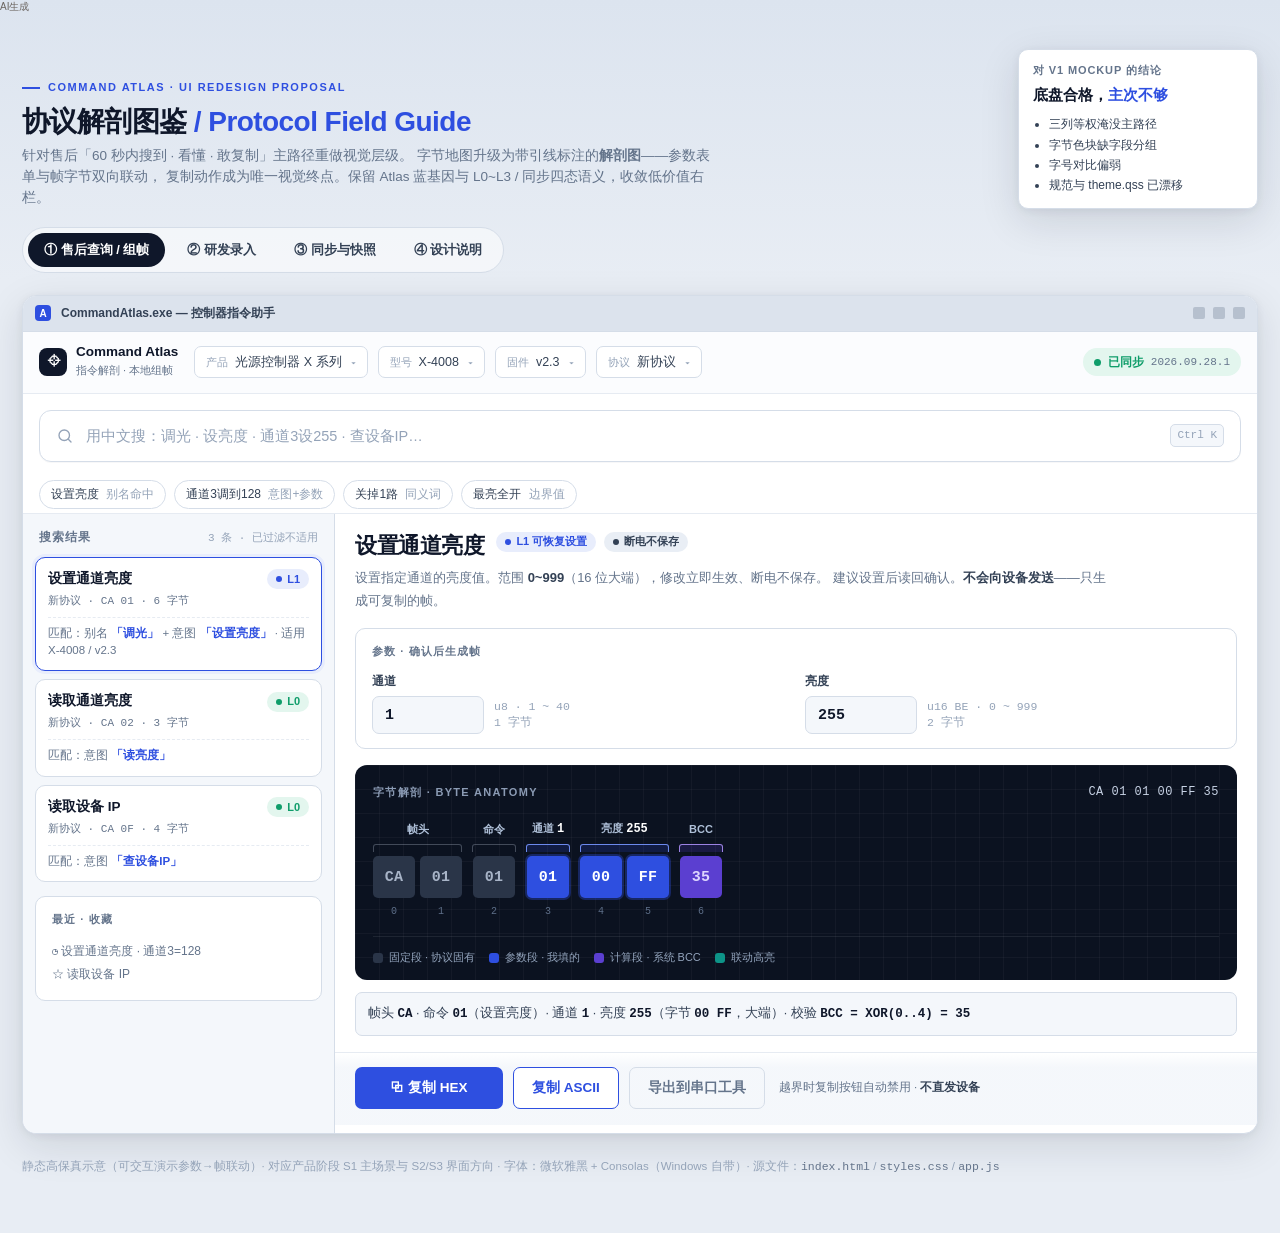
<file: 01_Software/command_atlas/design/index.html>
<!-- AI生成 -->
<!DOCTYPE html>
<html lang="zh-CN">
<head>
<meta charset="UTF-8">
<meta name="viewport" content="width=device-width, initial-scale=1.0">
<title>Command Atlas · 协议解剖图鉴 重设计</title>
<link rel="stylesheet" href="styles.css">
</head>
<body>
<p data-aigc-mark="1" style="margin:0 0 8px;font-size:10px;line-height:1.3;color:#6b6560;font-weight:400;">AI生成</p>

<div class="shell">

  <header class="doc-head">
    <div>
      <div class="eyebrow"><span class="tick"></span>Command Atlas · UI Redesign Proposal</div>
      <h1>协议解剖图鉴 <span>/ Protocol Field Guide</span></h1>
      <p class="sub">
        针对售后「60 秒内搜到 · 看懂 · 敢复制」主路径重做视觉层级。
        字节地图升级为带引线标注的<strong>解剖图</strong>——参数表单与帧字节双向联动，
        复制动作成为唯一视觉终点。保留 Atlas 蓝基因与 L0~L3 / 同步四态语义，收敛低价值右栏。
      </p>
    </div>
    <aside class="verdict">
      <div class="k">对 V1 mockup 的结论</div>
      <div class="v">底盘合格，<em>主次不够</em></div>
      <ul>
        <li>三列等权淹没主路径</li>
        <li>字节色块缺字段分组</li>
        <li>字号对比偏弱</li>
        <li>规范与 theme.qss 已漂移</li>
      </ul>
    </aside>
  </header>

  <nav class="switch" id="stageSwitch">
    <button class="active" data-stage="0">① 售后查询 / 组帧</button>
    <button data-stage="1">② 研发录入</button>
    <button data-stage="2">③ 同步与快照</button>
    <button data-stage="3">④ 设计说明</button>
  </nav>

  <!-- ========================= STAGE 0 ========================= -->
  <section class="stage active" id="stage-0">
    <div class="win">
      <div class="win-bar">
        <span class="app-icon">A</span>
        <span class="title">CommandAtlas.exe — 控制器指令助手</span>
        <span class="spacer"></span>
        <div class="win-actions"><i></i><i></i><i></i></div>
      </div>

      <div class="ctx">
        <div class="brand">
          <div class="brand-mark">⌖</div>
          <div class="brand-text">
            <b>Command Atlas</b>
            <span>指令解剖 · 本地组帧</span>
          </div>
        </div>
        <div class="pill"><span class="cap">产品</span>光源控制器 X 系列<span class="caret">▾</span></div>
        <div class="pill"><span class="cap">型号</span>X-4008<span class="caret">▾</span></div>
        <div class="pill"><span class="cap">固件</span>v2.3<span class="caret">▾</span></div>
        <div class="pill"><span class="cap">协议</span>新协议<span class="caret">▾</span></div>
        <div class="grow"></div>
        <div class="sync" title="数据版本 2026.09.28.1">
          <span class="dot"></span>已同步
          <span class="meta">2026.09.28.1</span>
        </div>
      </div>

      <div class="search-wrap">
        <div class="search">
          <svg viewBox="0 0 24 24" fill="none" stroke="currentColor" stroke-width="1.8">
            <circle cx="11" cy="11" r="7"/><path d="M20 20l-3.6-3.6" stroke-linecap="round"/>
          </svg>
          <span class="ph">用中文搜：调光 · 设亮度 · 通道3设255 · 查设备IP…</span>
          <kbd>Ctrl K</kbd>
        </div>
      </div>
      <div class="hints">
        <button class="hint-chip" data-preset="1,255">设置亮度 <span class="why">别名命中</span></button>
        <button class="hint-chip" data-preset="3,128">通道3调到128 <span class="why">意图+参数</span></button>
        <button class="hint-chip" data-preset="1,0">关掉1路 <span class="why">同义词</span></button>
        <button class="hint-chip" data-preset="40,999">最亮全开 <span class="why">边界值</span></button>
      </div>

      <div class="workspace">
        <!-- results -->
        <aside class="results">
          <div class="results-head">
            <h2>搜索结果</h2>
            <span class="count">3 条 · 已过滤不适用</span>
          </div>

          <div class="res-item selected" data-cmd="bright">
            <div class="row1">
              <span class="name">设置通道亮度</span>
              <span class="badge L1"><i></i>L1</span>
            </div>
            <div class="proto">新协议 · CA 01 · 6 字节</div>
            <div class="why">匹配：别名 <b>「调光」</b> + 意图 <b>「设置亮度」</b> · 适用 X-4008 / v2.3</div>
          </div>

          <div class="res-item" data-cmd="readbright">
            <div class="row1">
              <span class="name">读取通道亮度</span>
              <span class="badge L0"><i></i>L0</span>
            </div>
            <div class="proto">新协议 · CA 02 · 3 字节</div>
            <div class="why">匹配：意图 <b>「读亮度」</b></div>
          </div>

          <div class="res-item" data-cmd="ip">
            <div class="row1">
              <span class="name">读取设备 IP</span>
              <span class="badge L0"><i></i>L0</span>
            </div>
            <div class="proto">新协议 · CA 0F · 4 字节</div>
            <div class="why">匹配：意图 <b>「查设备IP」</b></div>
          </div>

          <div style="margin-top:14px" class="form-card">
            <div class="sec">最近 · 收藏</div>
            <div style="font-size:12px;color:var(--muted);line-height:1.9">
              ◷ 设置通道亮度 · 通道3=128<br>
              ☆ 读取设备 IP
            </div>
          </div>
        </aside>

        <!-- anatomy detail -->
        <main class="detail">
          <div class="detail-head">
            <h2 id="cmdTitle">设置通道亮度</h2>
            <div class="tags">
              <span class="badge L1"><i></i>L1 可恢复设置</span>
              <span class="badge L0" style="background:#E9EEF5;color:var(--ink-2)"><i></i>断电不保存</span>
            </div>
          </div>
          <p class="detail-desc" id="cmdDesc">
            设置指定通道的亮度值。范围 <strong>0~999</strong>（16 位大端），修改立即生效、断电不保存。
            建议设置后读回确认。<strong>不会向设备发送</strong>——只生成可复制的帧。
          </p>

          <div class="form-card">
            <div class="sec">参数 · 确认后生成帧</div>
            <div class="params" id="paramForm">
              <div class="param" id="pChannel">
                <label>通道</label>
                <div class="ctl">
                  <input type="text" id="inChannel" value="1" inputmode="numeric">
                  <div class="rng">u8 · 1 ~ 40<br>1 字节</div>
                </div>
                <div class="err-msg">通道必须在 1 ~ 40</div>
              </div>
              <div class="param" id="pBright">
                <label>亮度</label>
                <div class="ctl">
                  <input type="text" id="inBright" value="255" inputmode="numeric">
                  <div class="rng">u16 BE · 0 ~ 999<br>2 字节</div>
                </div>
                <div class="err-msg">亮度必须在 0 ~ 999</div>
              </div>
            </div>
          </div>

          <!-- signature: anatomy -->
          <div class="anatomy" id="anatomy">
            <div class="anatomy-top">
              <div class="lbl">字节解剖 · Byte Anatomy</div>
              <div class="hex-line" id="hexLine">CA 01 01 00 FF 35</div>
            </div>
            <div class="byte-groups" id="byteGroups">
              <!-- filled by JS -->
            </div>
            <div class="legend">
              <span><i style="background:var(--fixed-bg)"></i>固定段 · 协议固有</span>
              <span><i style="background:var(--param-bg)"></i>参数段 · 我填的</span>
              <span><i style="background:var(--comp-bg)"></i>计算段 · 系统 BCC</span>
              <span><i style="background:var(--sel)"></i>联动高亮</span>
            </div>
          </div>

          <div class="readable" id="readable">
            帧头 <b>CA</b> · 命令 <b>01</b>（设置亮度）· 通道 <b>1</b> ·
            亮度 <b>255</b>（字节 <b>00 FF</b>，大端）·
            校验 <b>BCC = XOR(0..4) = 35</b>
          </div>

          <div class="dock">
            <button class="btn btn-primary" id="btnCopyHex">⧉ 复制 HEX</button>
            <button class="btn btn-outline" id="btnCopyAscii">复制 ASCII</button>
            <button class="btn btn-ghost">导出到串口工具</button>
            <div class="note">越界时复制按钮自动禁用 · <b>不直发设备</b></div>
          </div>
        </main>
      </div>
    </div>
  </section>

  <!-- ========================= STAGE 1 ========================= -->
  <section class="stage" id="stage-1">
    <div class="win">
      <div class="win-bar">
        <span class="app-icon">A</span>
        <span class="title">CommandAtlas.exe — 研发本地录入</span>
        <span class="spacer"></span>
        <div class="win-actions"><i></i><i></i><i></i></div>
      </div>

      <div class="draft-bar">
        <span class="name">草稿：brightness_set_v3</span>
        <span class="chip-warn">本地未导出</span>
        <span class="meta">基础提交 a1b2c3d4 · 修改 2 处</span>
        <span style="flex:1"></span>
        <button class="btn btn-ghost" style="height:34px;font-size:12.5px">校验全部</button>
        <button class="btn btn-primary" style="height:34px;font-size:12.5px;min-width:120px">导出标准 JSON</button>
      </div>

      <div class="editor">
        <aside class="tree">
          <div class="grp">▾ 新协议</div>
          <div class="item sel">· 亮度设置 <span class="dirty"></span></div>
          <div class="item">· 读取版本</div>
          <div class="item">· 读取设备 IP</div>
          <div class="grp">▸ 旧协议（ASCII）</div>
          <div class="grp">▸ 旧扩展（$/@）</div>
          <button class="add-seg" style="width:100%;margin-top:12px">＋ 新建草稿</button>
          <div class="l3">⚠ L3 破坏性指令不进入公开仓库，仅保留在研发现有受限资料。</div>
        </aside>

        <section class="form-main">
          <div class="tabs-sm">
            <span>身份</span><span>适用性</span><span class="on">帧段</span>
            <span>参数</span><span>回复</span><span>风险</span><span>检索</span>
          </div>
          <div class="sec" style="font-size:11px;font-weight:700;letter-spacing:.1em;text-transform:uppercase;color:var(--muted);margin-bottom:12px">
            帧段编辑器 · 起始字节自动计算
          </div>
          <table class="seg-table">
            <thead>
              <tr><th>#</th><th>类型</th><th>定义</th><th>起始</th><th></th></tr>
            </thead>
            <tbody>
              <tr><td class="off">0</td><td><span class="tag fixed">fixed</span></td><td class="off">CA</td><td class="off">0</td><td>⋮</td></tr>
              <tr><td class="off">1</td><td><span class="tag fixed">fixed</span></td><td class="off">01</td><td class="off">1</td><td>⋮</td></tr>
              <tr><td class="off">2</td><td><span class="tag param">param</span></td><td>channel · u8 · 1~40</td><td class="off">2</td><td>⋮</td></tr>
              <tr><td class="off">3</td><td><span class="tag param">param</span></td><td>brightness · u16 BE · 0~999</td><td class="off">3</td><td>⋮</td></tr>
              <tr><td class="off">5</td><td><span class="tag comp">computed</span></td><td class="off">BCC = XOR(0..4)</td><td class="off">5</td><td>⋮</td></tr>
            </tbody>
          </table>
          <button class="add-seg">＋ 添加段（固定 / 参数 / 计算）</button>

          <div style="margin-top:22px;font-size:11px;font-weight:700;letter-spacing:.1em;text-transform:uppercase;color:var(--muted);margin-bottom:12px">
            检索知识 · 研发必填
          </div>
          <div class="meta-grid" style="grid-template-columns:100px 1fr">
            <div class="k">中文名称</div><div class="v" style="font-family:var(--ui);font-size:13px">设置通道亮度</div>
            <div class="k">用户意图</div><div class="v" style="font-family:var(--ui);font-size:13px">设置某个通道的亮度</div>
            <div class="k">别名</div><div class="v" style="font-family:var(--ui);font-size:13px">调光, 设亮度, 改亮度</div>
            <div class="k">风险</div><div><span class="badge L1"><i></i>L1 可恢复设置</span></div>
          </div>
        </section>

        <aside class="preview-col">
          <div class="sec" style="font-size:11px;font-weight:700;letter-spacing:.1em;text-transform:uppercase;color:var(--muted);margin-bottom:12px">
            实时预览
          </div>
          <div class="anatomy" style="margin-top:0;padding:14px">
            <div class="anatomy-top" style="margin-bottom:12px">
              <div class="lbl">Frame</div>
              <div class="hex-line">CA 01 01 00 FF 35</div>
            </div>
            <div class="byte-groups">
              <div class="bgroup is-fixed">
                <div class="glabel">头</div><div class="bracket"></div>
                <div class="byte-row"><div class="byte fixed">CA</div></div>
              </div>
              <div class="bgroup is-fixed">
                <div class="glabel">令</div><div class="bracket"></div>
                <div class="byte-row"><div class="byte fixed">01</div></div>
              </div>
              <div class="bgroup is-param">
                <div class="glabel">通道 <em>1</em></div><div class="bracket"></div>
                <div class="byte-row"><div class="byte param">01</div></div>
              </div>
              <div class="bgroup is-param">
                <div class="glabel">亮度 <em>255</em></div><div class="bracket"></div>
                <div class="byte-row"><div class="byte param">00</div><div class="byte param">FF</div></div>
              </div>
              <div class="bgroup is-comp">
                <div class="glabel">BCC</div><div class="bracket"></div>
                <div class="byte-row"><div class="byte comp">35</div></div>
              </div>
            </div>
          </div>

          <div class="sec" style="font-size:11px;font-weight:700;letter-spacing:.1em;text-transform:uppercase;color:var(--muted);margin:16px 0 10px">
            黄金测试向量（2/3）
          </div>
          <div class="vec"><span class="st ok">✓</span>通道=1, 亮度=255 <span class="m">CA 01 01 00 FF 35</span></div>
          <div class="vec"><span class="st ok">✓</span>通道=40, 亮度=999 <span class="m">CA 01 28 03 E7 …</span></div>
          <div class="vec"><span class="st bad">✗</span>亮度=1000 <span class="m">越界，正确拒绝</span></div>
          <div style="display:flex;gap:8px;margin-top:10px">
            <button class="btn btn-outline" style="height:34px;font-size:12px;padding:0 12px">＋ 添加向量</button>
            <button class="btn btn-ghost" style="height:34px;font-size:12px;padding:0 12px">校验全部</button>
          </div>
        </aside>
      </div>
    </div>
  </section>

  <!-- ========================= STAGE 2 ========================= -->
  <section class="stage" id="stage-2">
    <div class="win">
      <div class="win-bar">
        <span class="app-icon">A</span>
        <span class="title">CommandAtlas.exe — 数据与同步</span>
        <span class="spacer"></span>
        <div class="win-actions"><i></i><i></i><i></i></div>
      </div>
      <div class="sync-page">
        <div class="card">
          <div class="status-big">
            <span class="status-dot"></span>
            <h3>已同步 · 本地快照可用</h3>
            <span class="badge L0" style="margin-left:4px"><i></i>SHA-256 全部通过</span>
            <span style="flex:1"></span>
            <button class="btn btn-outline" style="height:36px;font-size:12.5px">立即检查更新</button>
          </div>
          <div class="meta-grid">
            <div class="k">内容版本</div><div class="v">2026.09.28.1</div>
            <div class="k">来源提交</div><div class="v">a1b2c3d4e5f60718…（main）</div>
            <div class="k">上次成功</div><div class="v">2026-09-28 15:02:11</div>
            <div class="k">失败策略</div><div class="v" style="font-family:var(--ui);font-size:12.5px">失败保留旧版，不伪装成功</div>
          </div>
        </div>

        <div class="card">
          <h3>本地快照 · 当前激活高亮</h3>
          <table class="snap-table">
            <thead>
              <tr><th>内容版本</th><th>来源提交</th><th>激活时间</th><th>状态</th><th></th></tr>
            </thead>
            <tbody>
              <tr class="active"><td>2026.09.28.1</td><td>a1b2c3d4</td><td>09-28 15:02</td><td>当前使用中</td><td></td></tr>
              <tr><td>2026.09.21.3</td><td>9f8e7d6c</td><td>09-21 10:11</td><td>上一份保留</td>
                <td><button class="btn btn-ghost" style="height:28px;font-size:11.5px;padding:0 10px">回退</button></td></tr>
            </tbody>
          </table>
        </div>

        <div class="card">
          <h3>同步日志</h3>
          <div class="log">
            <span class="t">15:02:09</span> 查询 main 提交… 发现新提交 a1b2c3d4<br>
            <span class="t">15:02:10</span> 下载 manifest / products / commands / synonyms<br>
            <span class="t">15:02:11</span> <span class="ok">SHA-256 校验通过 · schema 兼容 · 黄金向量复验通过</span><br>
            <span class="t">15:02:11</span> <span class="ok">原子激活 2026.09.28.1，旧快照已保留</span>
          </div>
        </div>
      </div>
    </div>
  </section>

  <!-- ========================= STAGE 3 ========================= -->
  <section class="stage" id="stage-3">
    <div class="grid-2">
      <div class="point">
        <h3><span class="n">1</span>主路径视觉终点：复制</h3>
        <p>
          <span class="before">三列等权 + 一排并列按钮</span> →
          <span class="after">结果窄栏 + 解剖主舞台 + 底部粘性操作坞</span>。<br>
          「复制 HEX」成为唯一实心主按钮，越界自动禁用，复制成功变绿 1.2s。
        </p>
      </div>
      <div class="point">
        <h3><span class="n">2</span>字节解剖图（签名组件）</h3>
        <p>
          多字节字段成组：上方括号标注中文名与当前值，下方字节坐标，点击参数框高亮对应字节。
          亮度 u16 的两个字节在同一括号下，消除「第 4–5 字节是亮度」的脑补成本。
        </p>
      </div>
      <div class="point">
        <h3><span class="n">3</span>层级与字号</h3>
        <p>
          指令名 22px / 搜索 52px / 帧字节 15px Mono / 说明 13px。
          机器数据一律等宽，与自然语言严格分家。现场小屏也扫得动。
        </p>
      </div>
      <div class="point">
        <h3><span class="n">4</span>语义色只服务产品约束</h3>
        <p>
          L0 绿 / L1 蓝 / L2 琥珀 / L3 红与同步四态保留原语义。
          参数段用电光靛蓝实心——「我填的」永远最醒目；计算段紫、固定段灰蓝。
        </p>
        <div class="swatches">
          <div class="sw"><div class="chip" style="background:#0F172A"></div><div class="nm">ink<br>#0F172A</div></div>
          <div class="sw"><div class="chip" style="background:#2E4FE0"></div><div class="nm">accent<br>#2E4FE0</div></div>
          <div class="sw"><div class="chip" style="background:#0B1220"></div><div class="nm">frame<br>#0B1220</div></div>
          <div class="sw"><div class="chip" style="background:#5B3FD0"></div><div class="nm">computed<br>#5B3FD0</div></div>
          <div class="sw"><div class="chip" style="background:#0F9D6A"></div><div class="nm">ok<br>#0F9D6A</div></div>
          <div class="sw"><div class="chip" style="background:#C26A00"></div><div class="nm">warn<br>#C26A00</div></div>
          <div class="sw"><div class="chip" style="background:#E8EDF4"></div><div class="nm">bg<br>#E8EDF4</div></div>
        </div>
      </div>
      <div class="point">
        <h3><span class="n">5</span>Atlas 意象收敛</h3>
        <p>
          去掉 Mac 红绿灯；窗口条为 Windows 风格。
          深色解剖台叠加浅网格坐标，呼应「图集/图纸」，但不做装饰性地图。
        </p>
      </div>
      <div class="point">
        <h3><span class="n">6</span>与既有工具同族</h3>
        <p>
          4px 网格、胶囊徽章、等宽帧、状态条与串口/诊断工具同构；
          区分色为 Atlas 靛蓝 <span class="after">#2E4FE0</span>。
          建议 S4 以此覆盖当前 <code>theme.qss</code> 中已漂移的 #246ca5 主色。
        </p>
      </div>
    </div>
  </section>

  <p class="footnote">
    静态高保真示意（可交互演示参数→帧联动）· 对应产品阶段 S1 主场景与 S2/S3 界面方向 ·
    字体：微软雅黑 + Consolas（Windows 自带）·
    源文件：<code>index.html</code> / <code>styles.css</code> / <code>app.js</code>
  </p>
</div>

<div class="toast" id="toast"><span>✓</span><code id="toastCode">CA 01 01 00 FF 35</code><span>已复制</span></div>
<script src="app.js"></script>
</body>
</html>
</file>
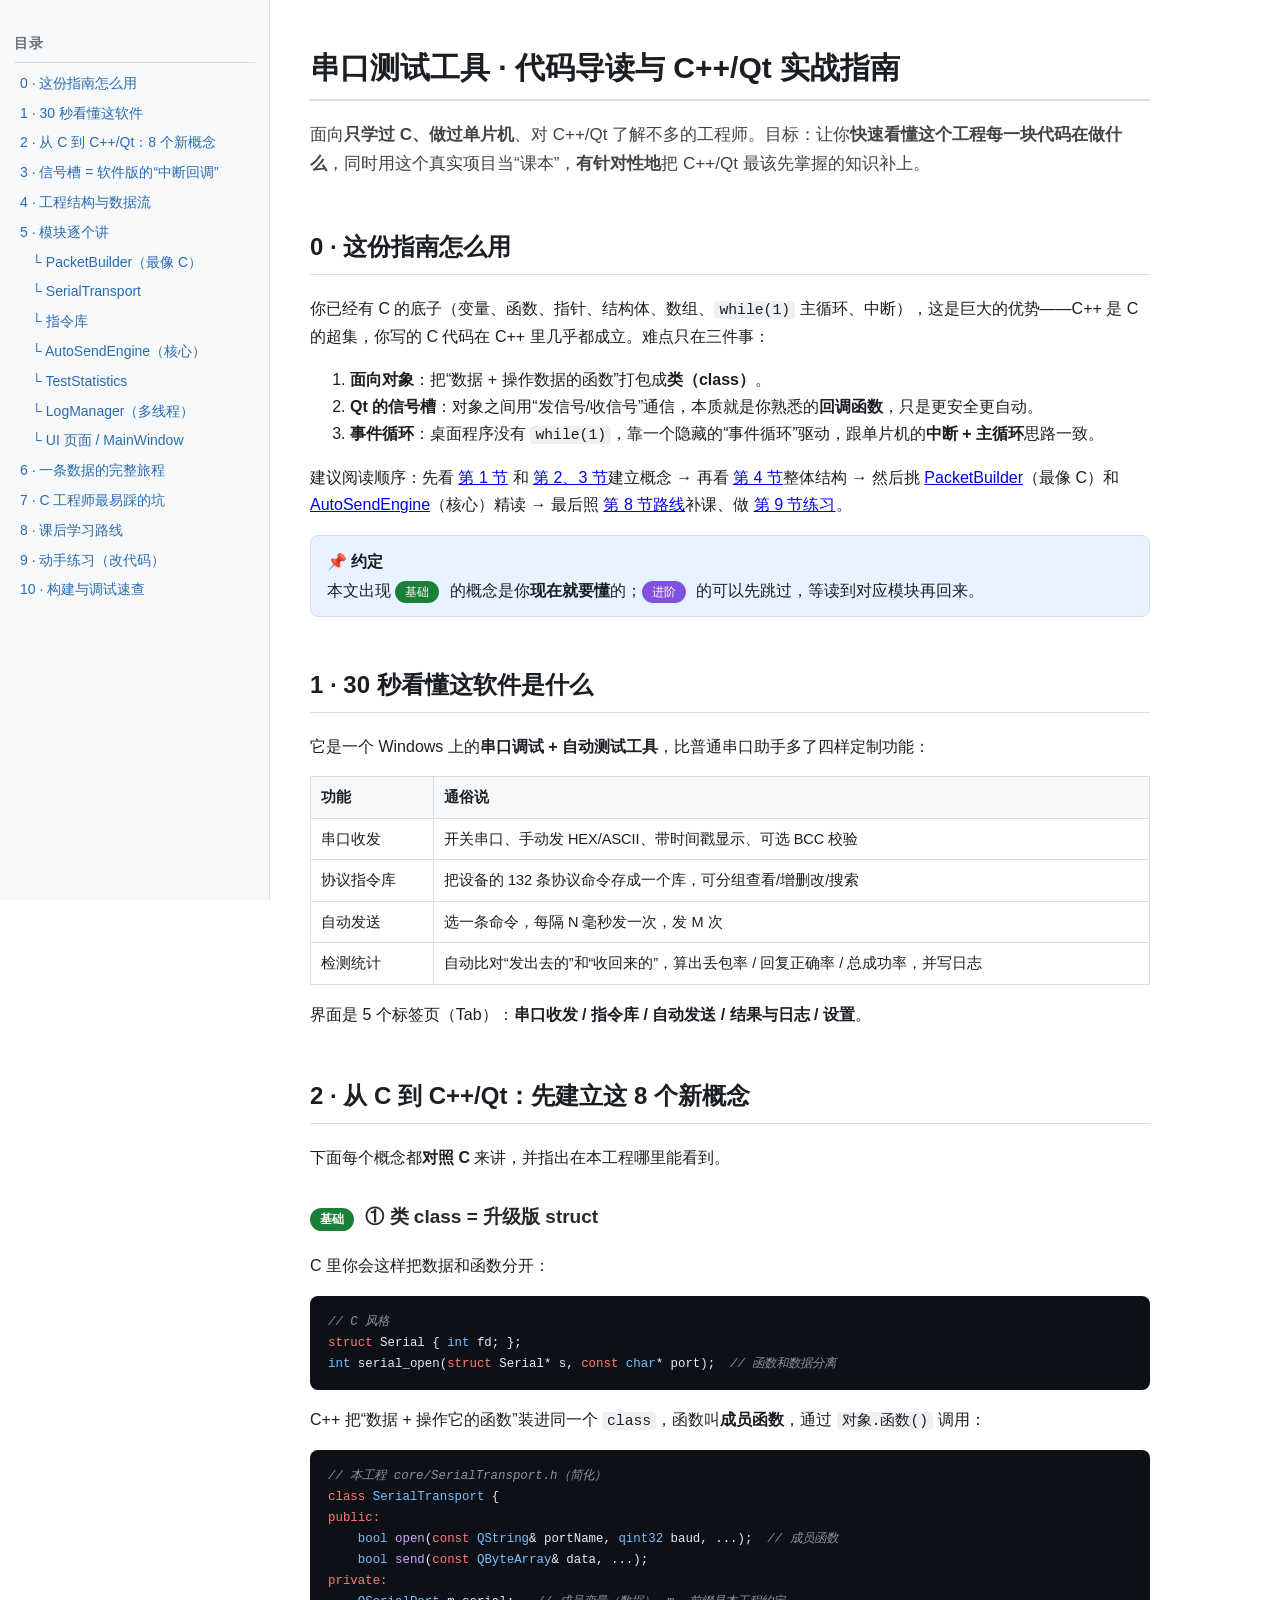
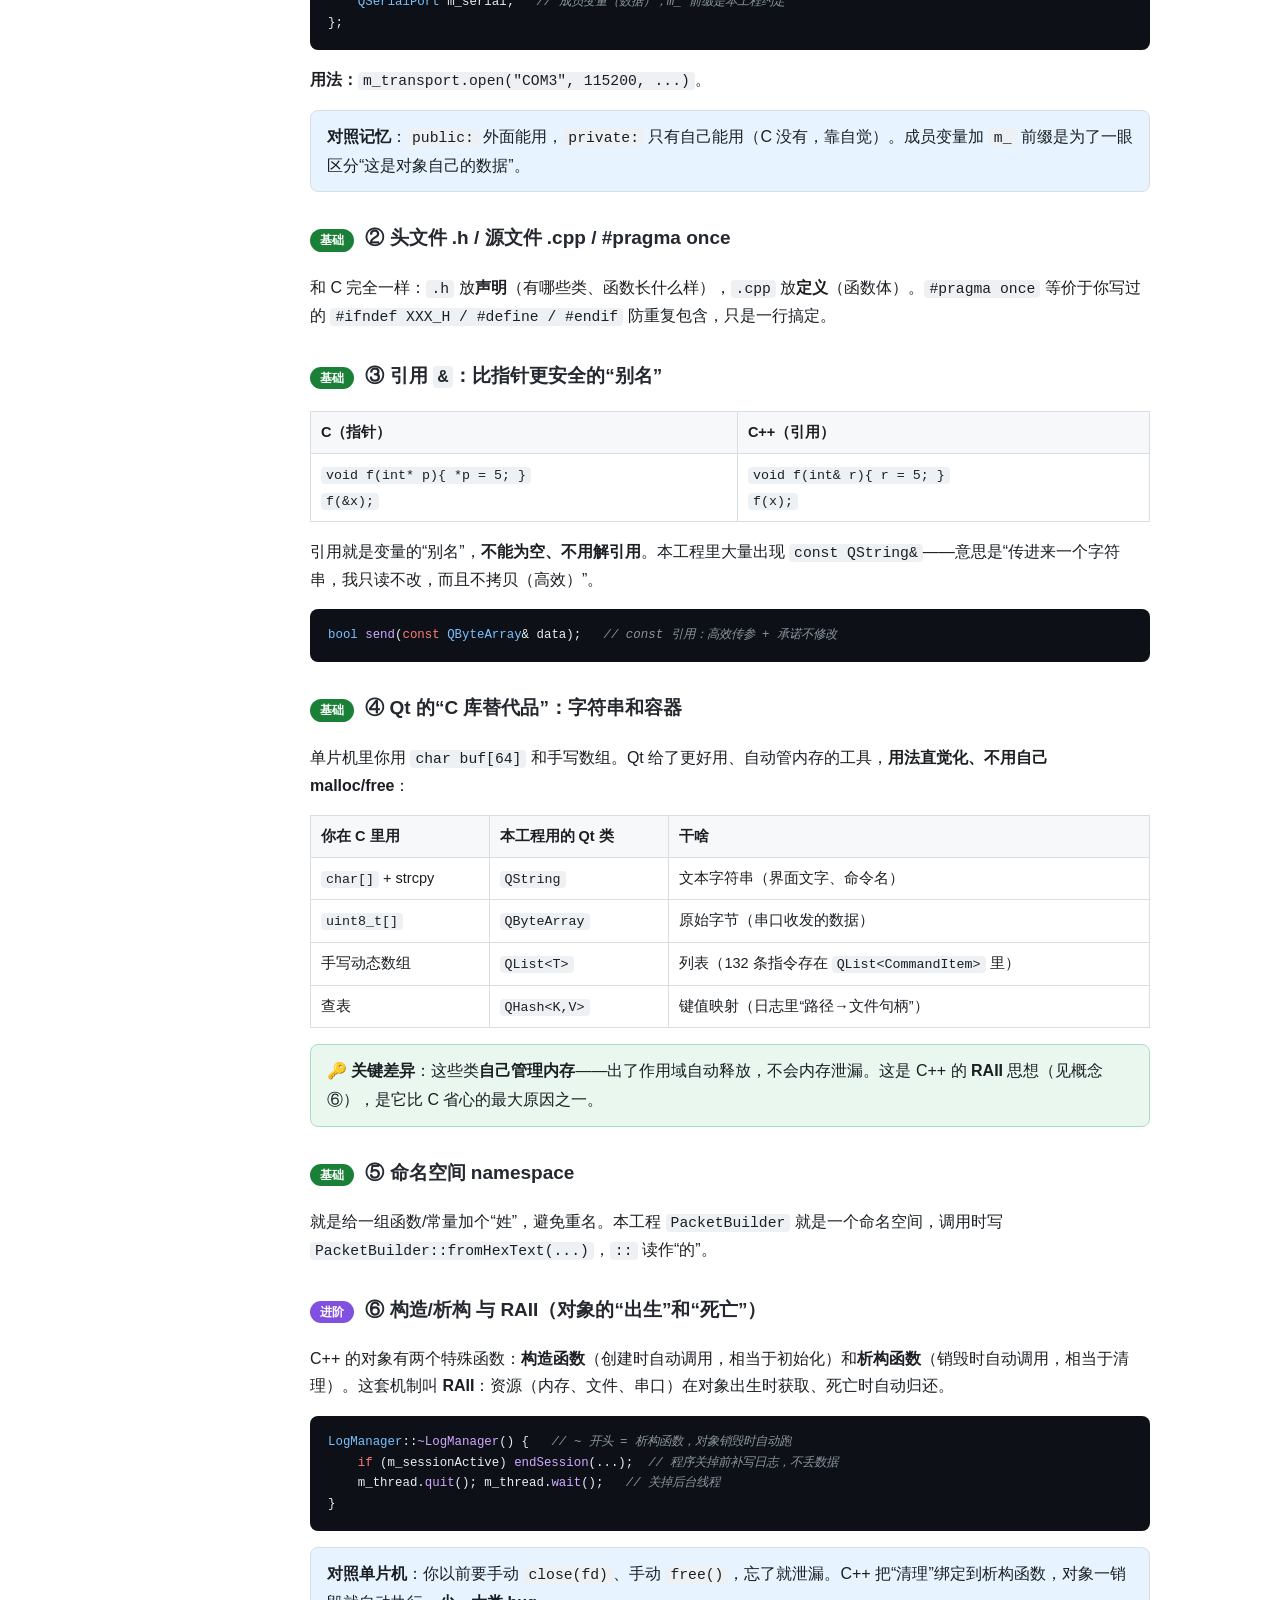
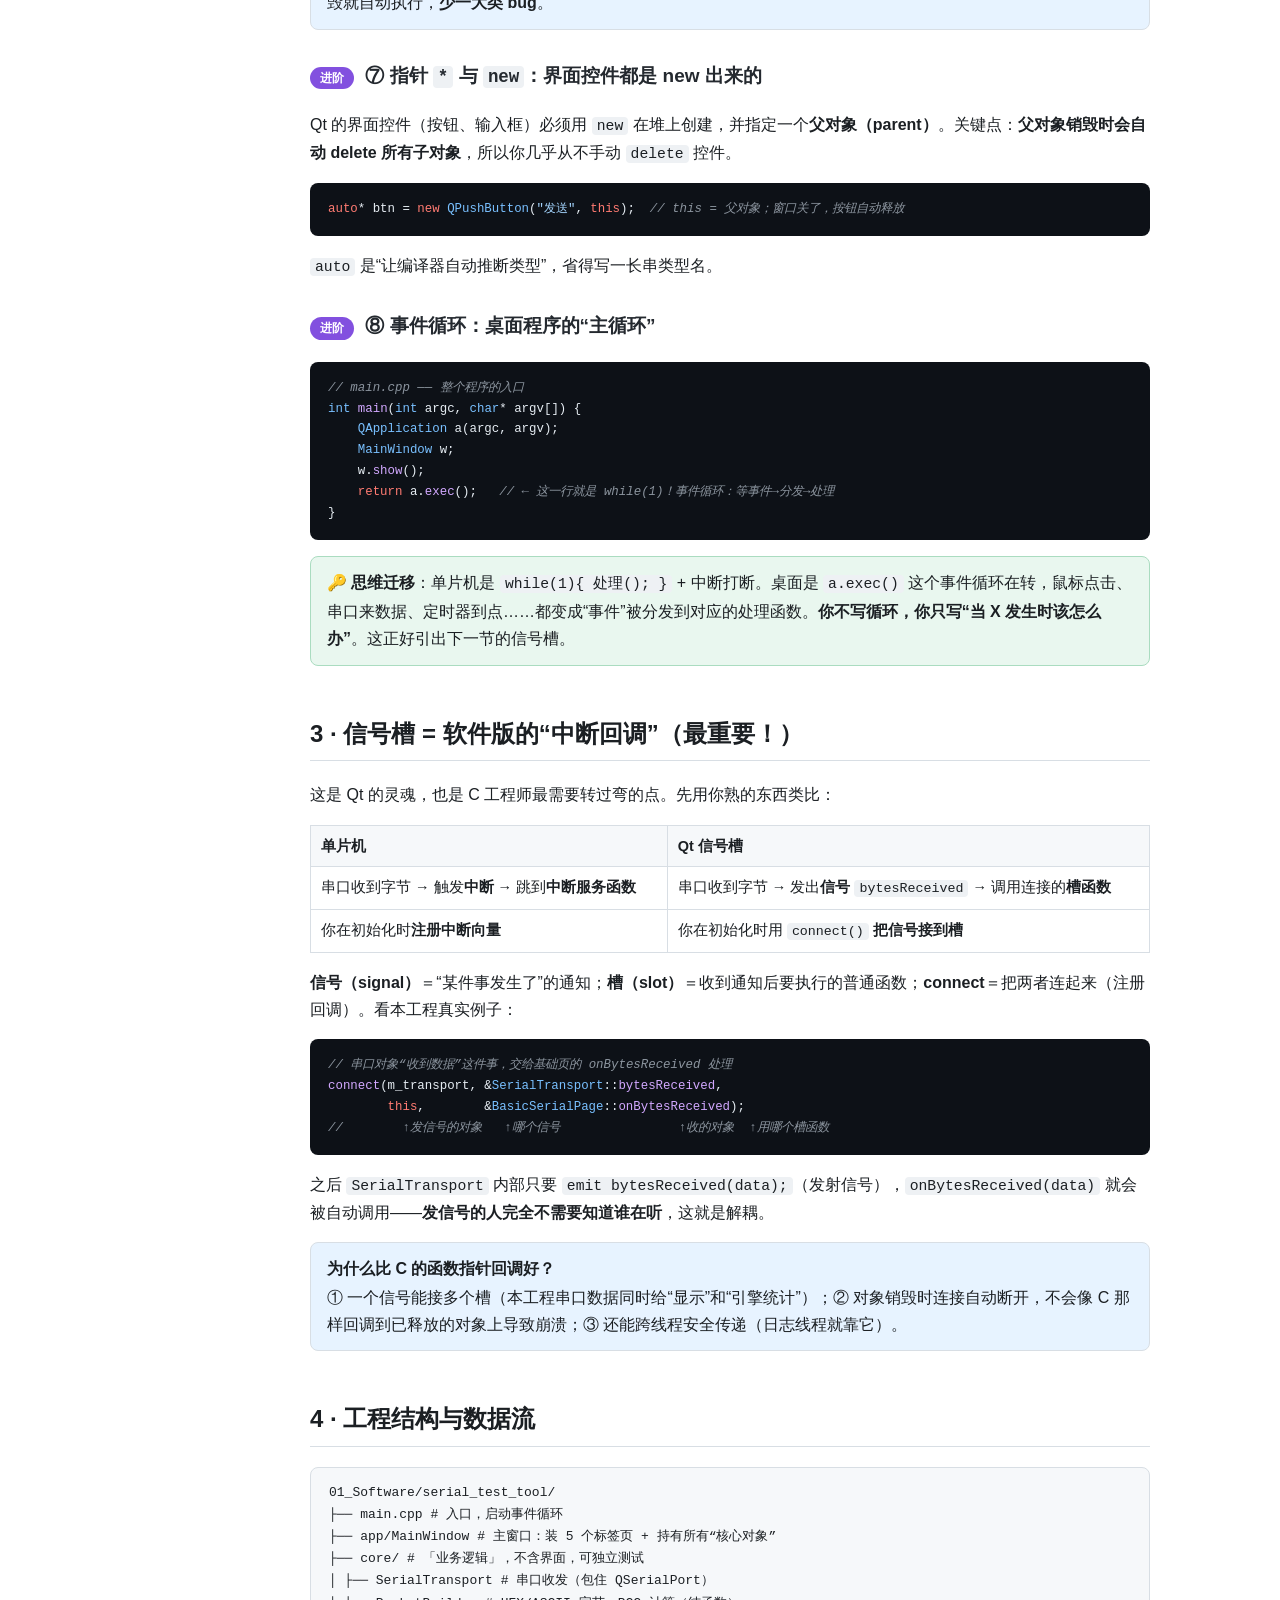
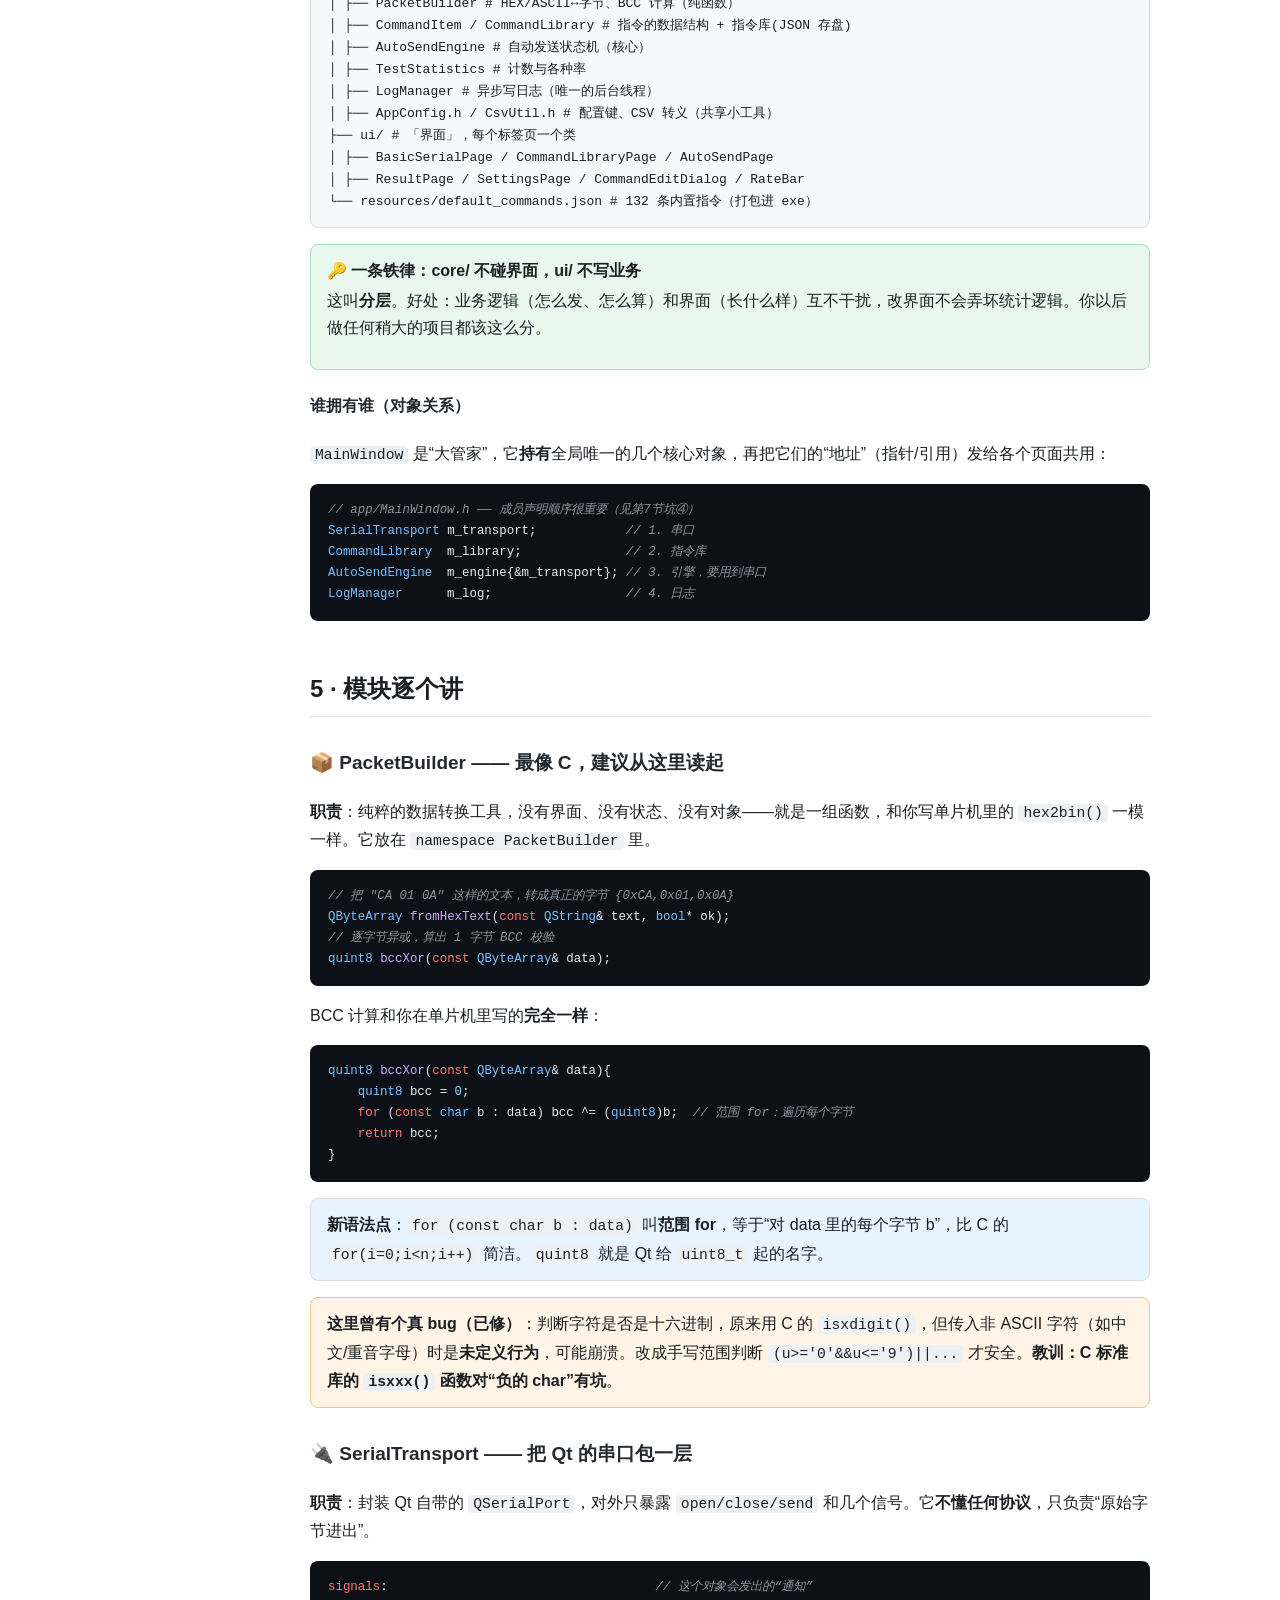
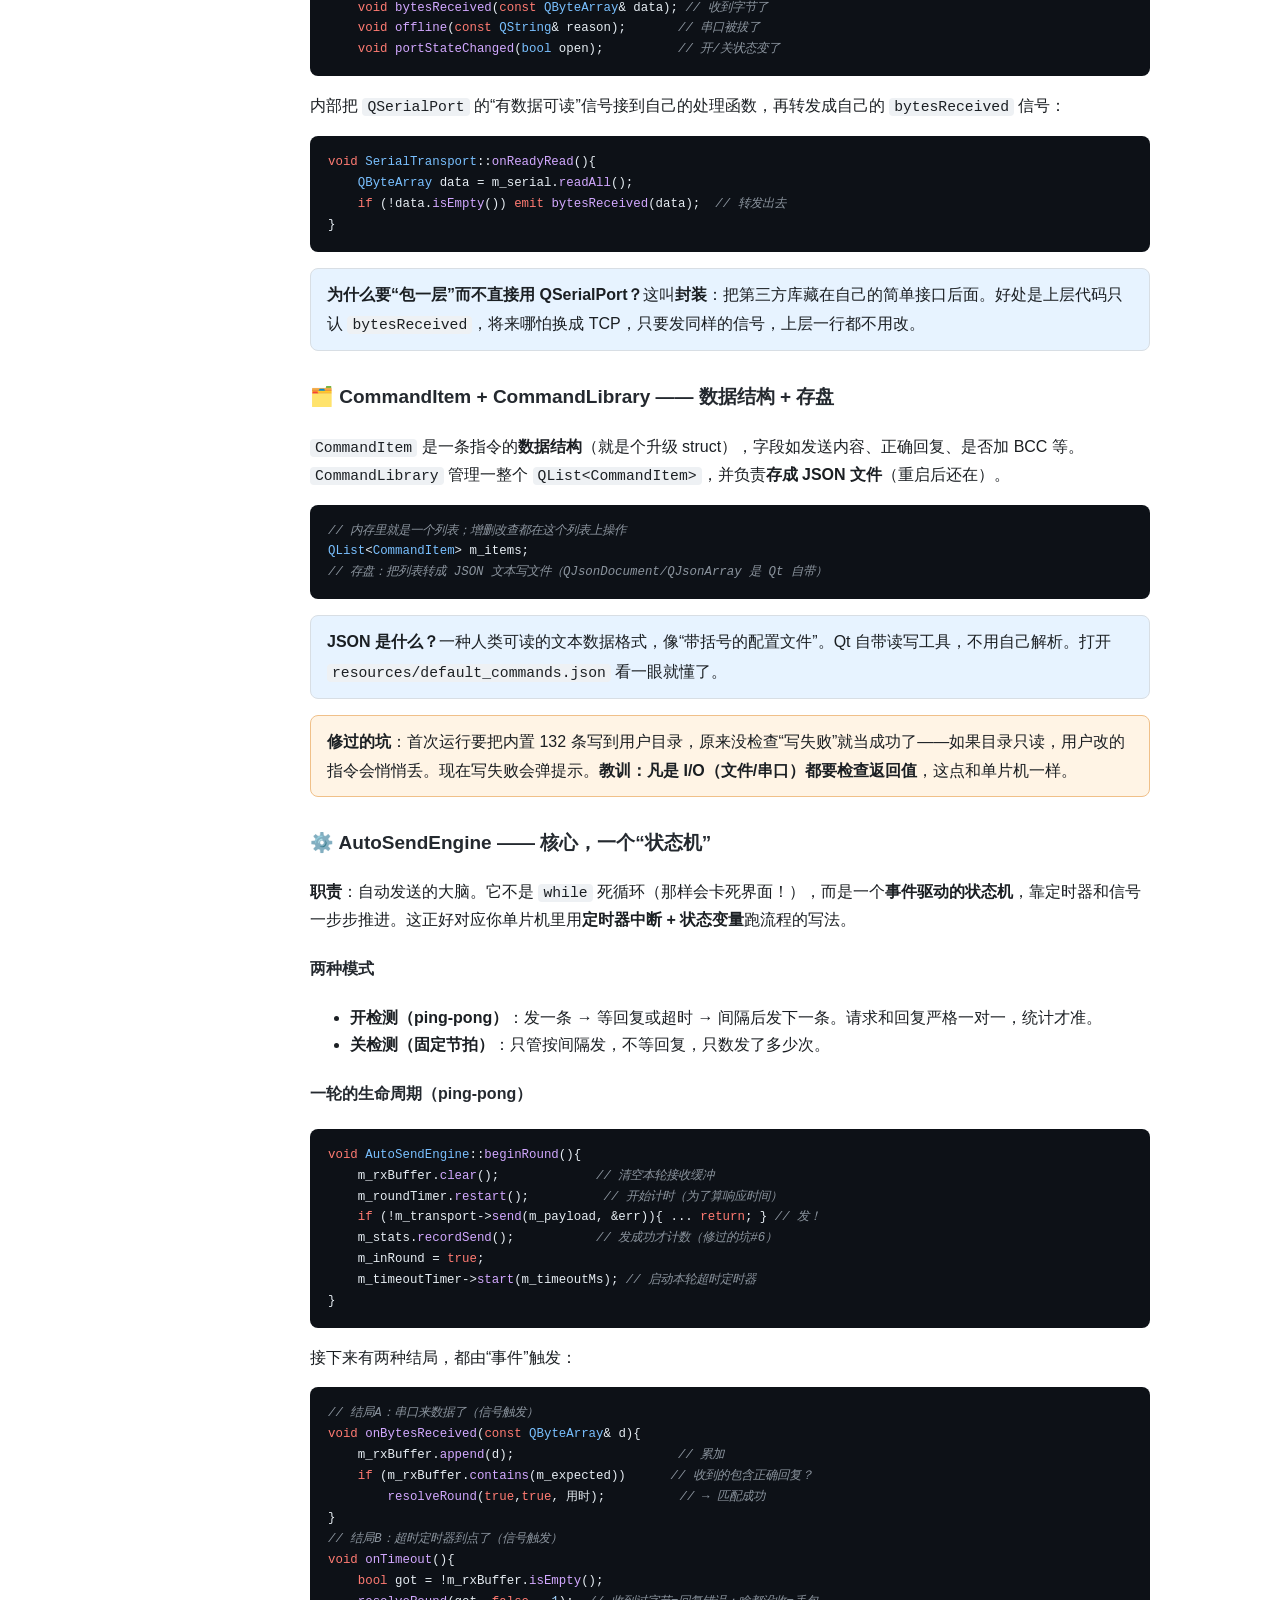
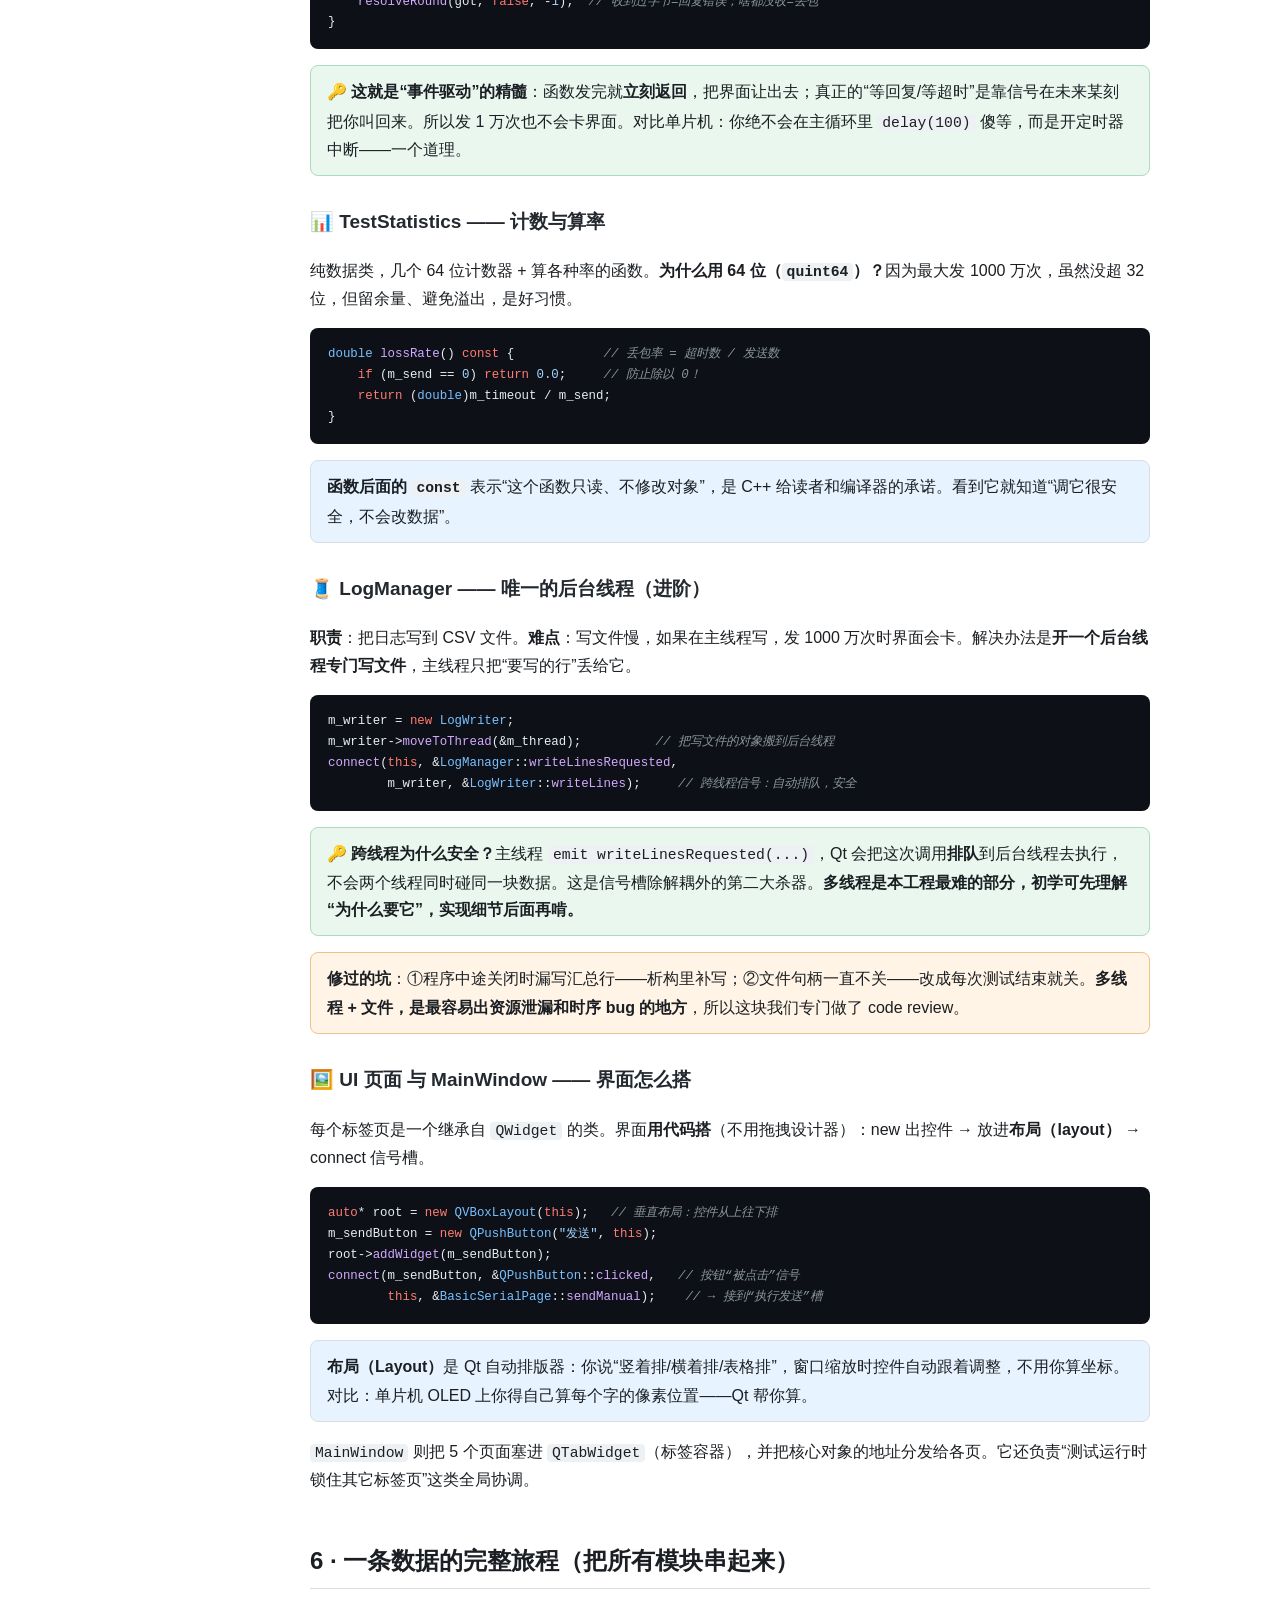
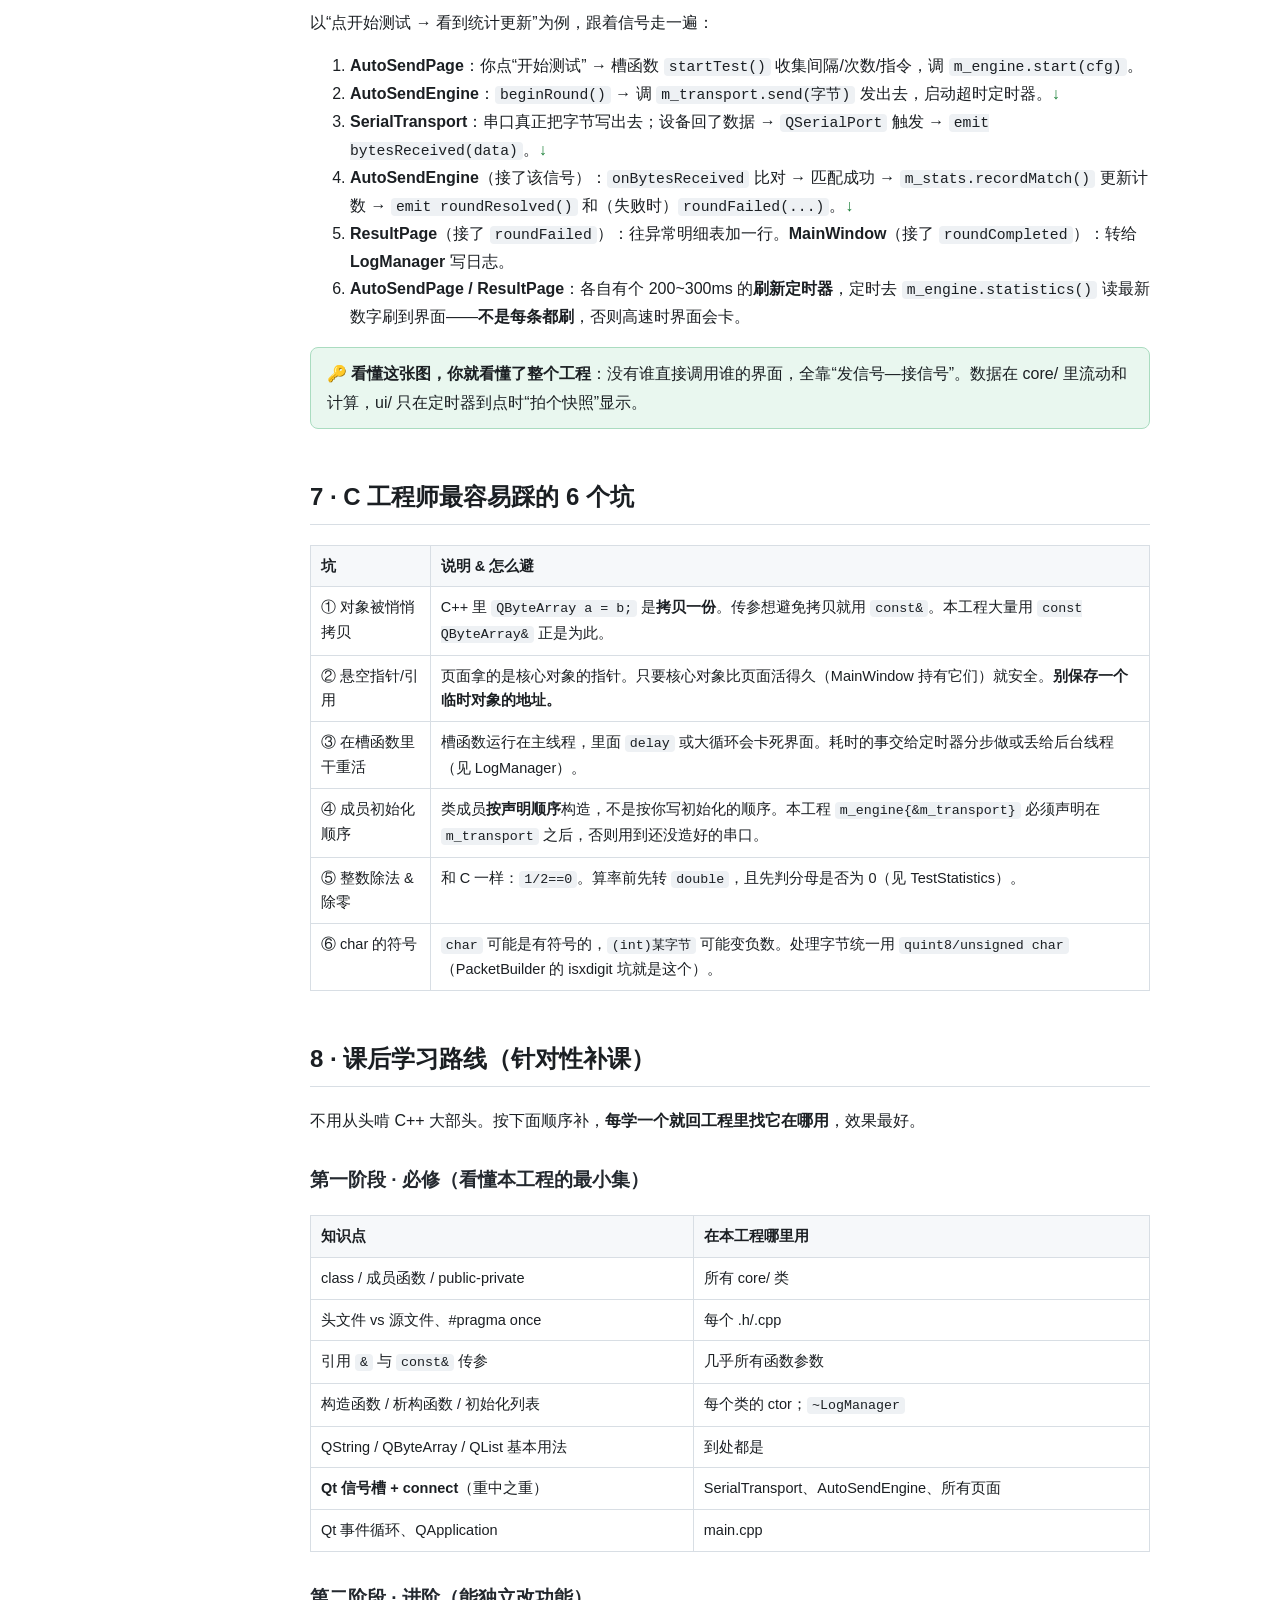
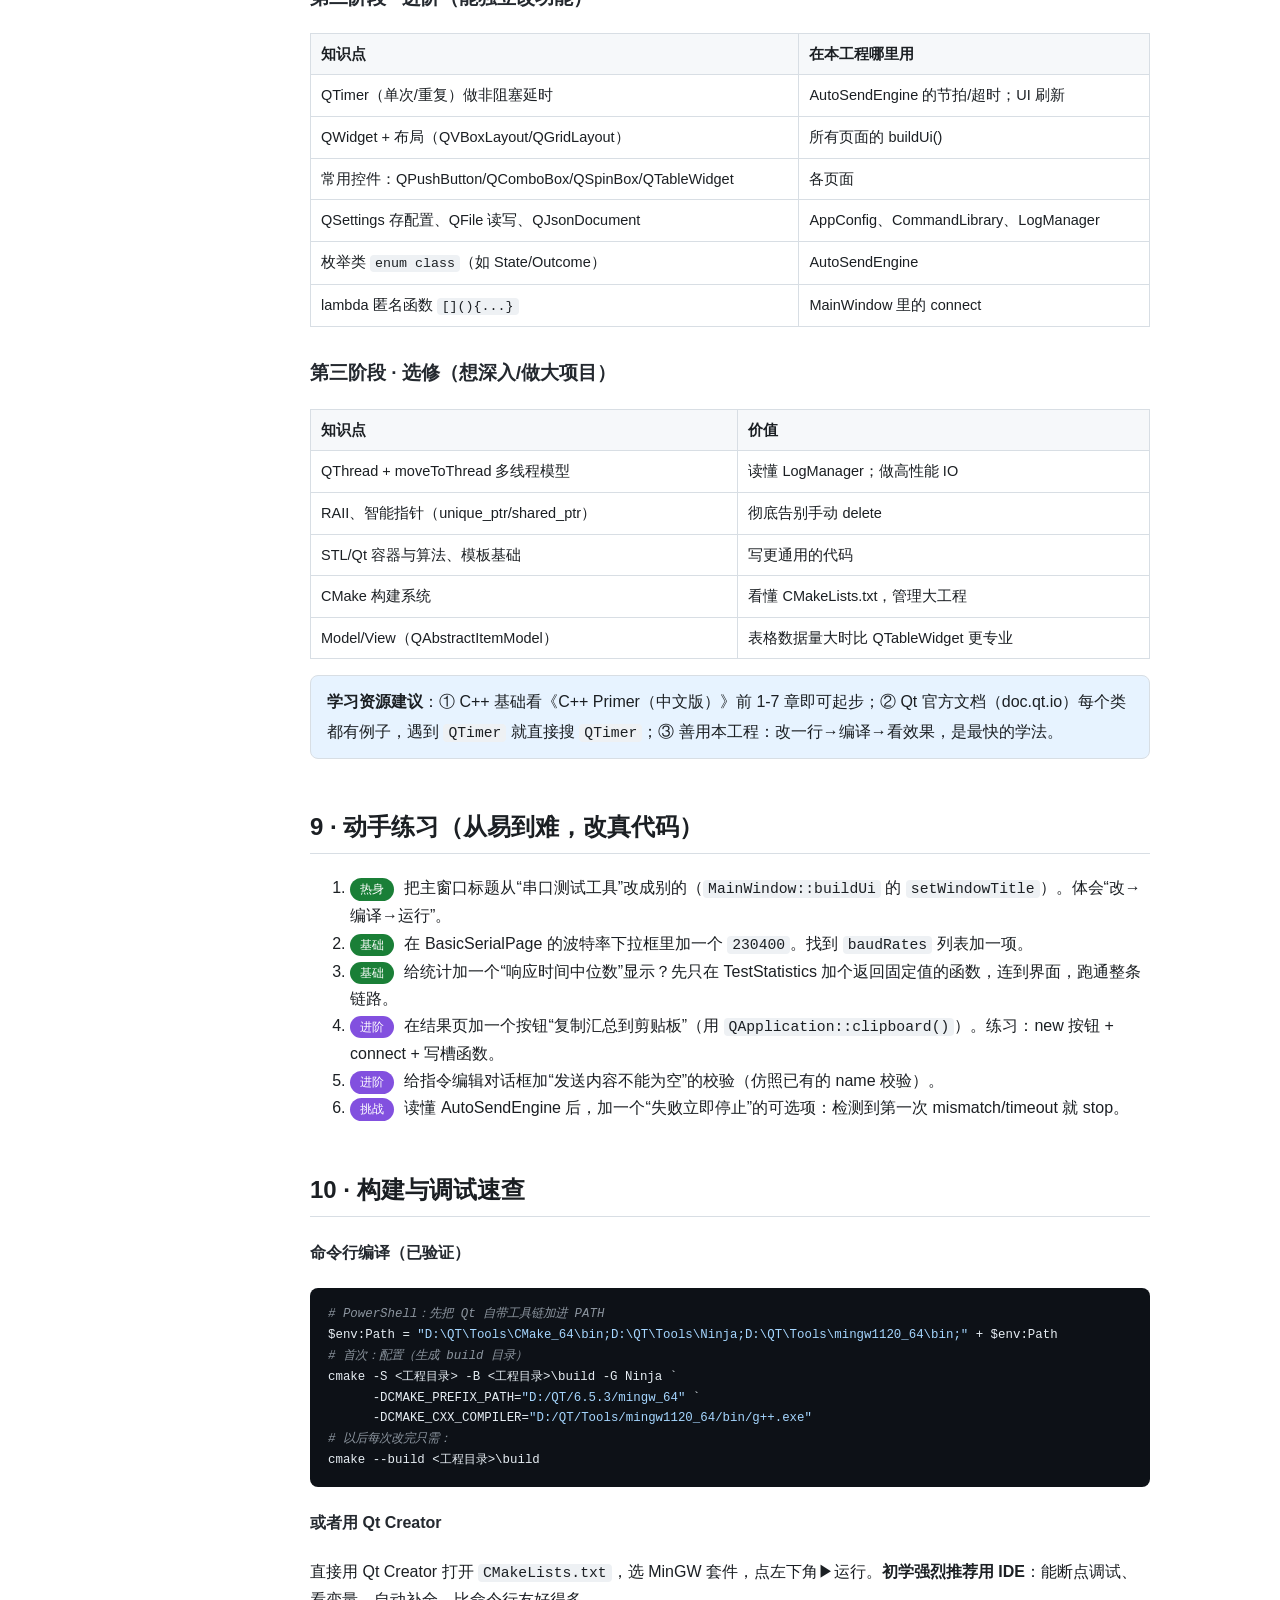
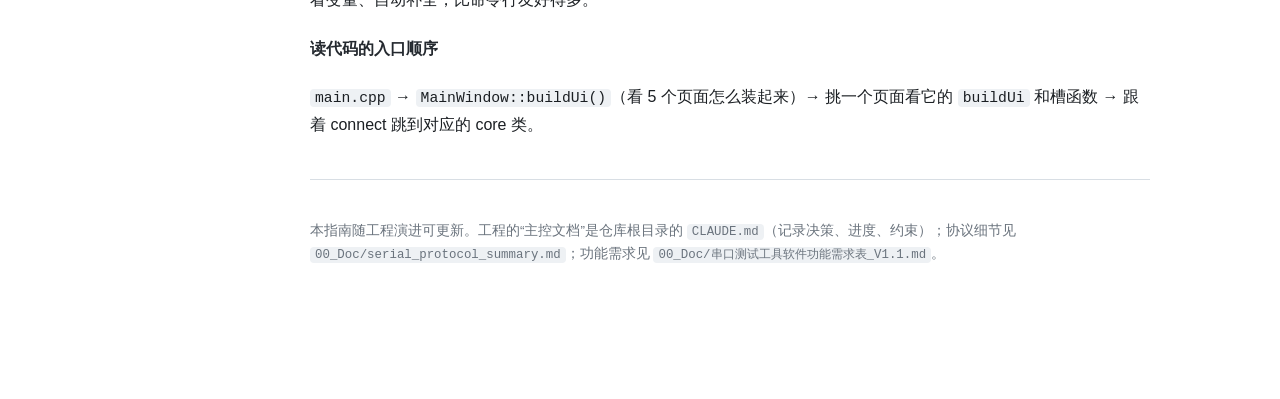
<file: 00_Doc/代码导读与CppQt实战指南.html>
<!DOCTYPE html>
<html lang="zh-CN">
<head>
<meta charset="UTF-8">
<meta name="viewport" content="width=device-width, initial-scale=1.0">
<title>串口测试工具 · 代码导读与 C++/Qt 实战指南（面向 C/单片机工程师）</title>
<style>
  :root{
    --fg:#1b1f23; --muted:#6a737d; --bg:#ffffff; --side:#f6f8fa;
    --accent:#2b6cb0; --accent2:#1a7f37; --warn:#b54708; --code-bg:#0d1117; --code-fg:#e6edf3;
    --border:#d8dee4; --tip:#e7f3ff; --pit:#fff4e5; --key:#e9f7ef;
  }
  *{box-sizing:border-box}
  body{margin:0;font-family:-apple-system,"Segoe UI","Microsoft YaHei",sans-serif;
       color:var(--fg);line-height:1.7;background:var(--bg);}
  .layout{display:flex;align-items:flex-start;}
  nav{position:sticky;top:0;height:100vh;overflow-y:auto;flex:0 0 270px;
      background:var(--side);border-right:1px solid var(--border);padding:18px 14px;font-size:14px;}
  nav h2{font-size:14px;margin:14px 0 6px;color:var(--muted);text-transform:uppercase;letter-spacing:.5px;}
  nav a{display:block;color:var(--accent);text-decoration:none;padding:3px 6px;border-radius:5px;}
  nav a:hover{background:#e1e8ef;}
  main{flex:1 1 auto;max-width:920px;padding:28px 40px 120px;}
  h1{font-size:30px;line-height:1.3;border-bottom:2px solid var(--border);padding-bottom:12px;}
  h2{font-size:24px;margin-top:48px;border-bottom:1px solid var(--border);padding-bottom:6px;}
  h3{font-size:19px;margin-top:30px;color:#24292f;}
  h4{font-size:16px;margin-top:22px;color:#24292f;}
  code{background:#eef1f4;padding:1px 5px;border-radius:4px;font-family:Consolas,"Courier New",monospace;font-size:.92em;}
  pre{background:var(--code-bg);color:var(--code-fg);padding:16px 18px;border-radius:8px;overflow-x:auto;
      font-family:Consolas,"Courier New",monospace;font-size:13.5px;line-height:1.55;}
  pre code{background:none;color:inherit;padding:0;}
  pre .c{color:#8b949e;font-style:italic;}      /* 注释 */
  pre .k{color:#ff7b72;}                          /* 关键字 */
  pre .t{color:#79c0ff;}                          /* 类型 */
  pre .s{color:#a5d6ff;}                          /* 字符串 */
  pre .f{color:#d2a8ff;}                          /* 函数/信号 */
  table{border-collapse:collapse;width:100%;margin:16px 0;font-size:14.5px;}
  th,td{border:1px solid var(--border);padding:8px 10px;text-align:left;vertical-align:top;}
  th{background:var(--side);}
  .box{border-radius:8px;padding:12px 16px;margin:16px 0;border:1px solid var(--border);}
  .tip{background:var(--tip);border-color:#b6daffy;}
  .pit{background:var(--pit);border-color:#f0c089;}
  .key{background:var(--key);border-color:#aadcc0;}
  .box b{display:inline-block;margin-bottom:2px;}
  .lead{font-size:17px;color:#444;}
  .pill{display:inline-block;background:var(--accent);color:#fff;border-radius:12px;padding:1px 10px;font-size:12px;margin-right:6px;}
  .pill.adv{background:#8250df;}
  .pill.basic{background:var(--accent2);}
  .filemap{font-family:Consolas,monospace;font-size:13px;background:var(--side);padding:14px 18px;border-radius:8px;border:1px solid var(--border);}
  hr{border:none;border-top:1px solid var(--border);margin:40px 0;}
  .small{color:var(--muted);font-size:13.5px;}
  details{margin:10px 0;border:1px solid var(--border);border-radius:8px;padding:6px 12px;}
  summary{cursor:pointer;font-weight:600;color:var(--accent);}
  .map-arrow{color:var(--accent2);}
</style>
</head>
<body>
<div class="layout">
<nav>
  <h2>目录</h2>
  <a href="#intro">0 · 这份指南怎么用</a>
  <a href="#what">1 · 30 秒看懂这软件</a>
  <a href="#cpp">2 · 从 C 到 C++/Qt：8 个新概念</a>
  <a href="#signal">3 · 信号槽 = 软件版的“中断回调”</a>
  <a href="#struct">4 · 工程结构与数据流</a>
  <a href="#modules">5 · 模块逐个讲</a>
  <a href="#m-packet" style="padding-left:18px">└ PacketBuilder（最像 C）</a>
  <a href="#m-serial" style="padding-left:18px">└ SerialTransport</a>
  <a href="#m-cmd" style="padding-left:18px">└ 指令库</a>
  <a href="#m-engine" style="padding-left:18px">└ AutoSendEngine（核心）</a>
  <a href="#m-stat" style="padding-left:18px">└ TestStatistics</a>
  <a href="#m-log" style="padding-left:18px">└ LogManager（多线程）</a>
  <a href="#m-ui" style="padding-left:18px">└ UI 页面 / MainWindow</a>
  <a href="#journey">6 · 一条数据的完整旅程</a>
  <a href="#pitfalls">7 · C 工程师最易踩的坑</a>
  <a href="#roadmap">8 · 课后学习路线</a>
  <a href="#exercise">9 · 动手练习（改代码）</a>
  <a href="#build">10 · 构建与调试速查</a>
</nav>
<main>

<h1>串口测试工具 · 代码导读与 C++/Qt 实战指南</h1>
<p class="lead">面向<strong>只学过 C、做过单片机</strong>、对 C++/Qt 了解不多的工程师。目标：让你<strong>快速看懂这个工程每一块代码在做什么</strong>，同时用这个真实项目当“课本”，<strong>有针对性地</strong>把 C++/Qt 最该先掌握的知识补上。</p>

<!-- ============================================ -->
<h2 id="intro">0 · 这份指南怎么用</h2>
<p>你已经有 C 的底子（变量、函数、指针、结构体、数组、<code>while(1)</code> 主循环、中断），这是巨大的优势——C++ 是 C 的超集，你写的 C 代码在 C++ 里几乎都成立。难点只在三件事：</p>
<ol>
  <li><strong>面向对象</strong>：把“数据 + 操作数据的函数”打包成<strong>类（class）</strong>。</li>
  <li><strong>Qt 的信号槽</strong>：对象之间用“发信号/收信号”通信，本质就是你熟悉的<strong>回调函数</strong>，只是更安全更自动。</li>
  <li><strong>事件循环</strong>：桌面程序没有 <code>while(1)</code>，靠一个隐藏的“事件循环”驱动，跟单片机的<strong>中断 + 主循环</strong>思路一致。</li>
</ol>
<p>建议阅读顺序：先看 <a href="#what">第 1 节</a> 和 <a href="#cpp">第 2、3 节</a>建立概念 → 再看 <a href="#struct">第 4 节</a>整体结构 → 然后挑 <a href="#m-packet">PacketBuilder</a>（最像 C）和 <a href="#m-engine">AutoSendEngine</a>（核心）精读 → 最后照 <a href="#roadmap">第 8 节路线</a>补课、做 <a href="#exercise">第 9 节练习</a>。</p>
<div class="box tip"><b>📌 约定</b><br>本文出现 <span class="pill basic">基础</span> 的概念是你<strong>现在就要懂</strong>的；<span class="pill adv">进阶</span> 的可以先跳过，等读到对应模块再回来。</div>

<!-- ============================================ -->
<h2 id="what">1 · 30 秒看懂这软件是什么</h2>
<p>它是一个 Windows 上的<strong>串口调试 + 自动测试工具</strong>，比普通串口助手多了四样定制功能：</p>
<table>
<tr><th>功能</th><th>通俗说</th></tr>
<tr><td>串口收发</td><td>开关串口、手动发 HEX/ASCII、带时间戳显示、可选 BCC 校验</td></tr>
<tr><td>协议指令库</td><td>把设备的 132 条协议命令存成一个库，可分组查看/增删改/搜索</td></tr>
<tr><td>自动发送</td><td>选一条命令，每隔 N 毫秒发一次，发 M 次</td></tr>
<tr><td>检测统计</td><td>自动比对“发出去的”和“收回来的”，算出丢包率 / 回复正确率 / 总成功率，并写日志</td></tr>
</table>
<p>界面是 5 个标签页（Tab）：<strong>串口收发 / 指令库 / 自动发送 / 结果与日志 / 设置</strong>。</p>

<!-- ============================================ -->
<h2 id="cpp">2 · 从 C 到 C++/Qt：先建立这 8 个新概念</h2>
<p>下面每个概念都<strong>对照 C</strong> 来讲，并指出在本工程哪里能看到。</p>

<h3><span class="pill basic">基础</span> ① 类 class = 升级版 struct</h3>
<p>C 里你会这样把数据和函数分开：</p>
<pre><code><span class="c">// C 风格</span>
<span class="k">struct</span> Serial { <span class="t">int</span> fd; };
<span class="t">int</span> serial_open(<span class="k">struct</span> Serial* s, <span class="k">const</span> <span class="t">char</span>* port);  <span class="c">// 函数和数据分离</span></code></pre>
<p>C++ 把“数据 + 操作它的函数”装进同一个 <code>class</code>，函数叫<strong>成员函数</strong>，通过 <code>对象.函数()</code> 调用：</p>
<pre><code><span class="c">// 本工程 core/SerialTransport.h（简化）</span>
<span class="k">class</span> <span class="t">SerialTransport</span> {
<span class="k">public:</span>
    <span class="t">bool</span> <span class="f">open</span>(<span class="k">const</span> <span class="t">QString</span>& portName, <span class="t">qint32</span> baud, ...);  <span class="c">// 成员函数</span>
    <span class="t">bool</span> <span class="f">send</span>(<span class="k">const</span> <span class="t">QByteArray</span>& data, ...);
<span class="k">private:</span>
    <span class="t">QSerialPort</span> m_serial;   <span class="c">// 成员变量（数据），m_ 前缀是本工程约定</span>
};</code></pre>
<p><strong>用法：</strong><code>m_transport.open("COM3", 115200, ...)</code>。</p>
<div class="box tip"><b>对照记忆</b>：<code>public:</code> 外面能用，<code>private:</code> 只有自己能用（C 没有，靠自觉）。成员变量加 <code>m_</code> 前缀是为了一眼区分“这是对象自己的数据”。</div>

<h3><span class="pill basic">基础</span> ② 头文件 .h / 源文件 .cpp / #pragma once</h3>
<p>和 C 完全一样：<code>.h</code> 放<strong>声明</strong>（有哪些类、函数长什么样），<code>.cpp</code> 放<strong>定义</strong>（函数体）。<code>#pragma once</code> 等价于你写过的 <code>#ifndef XXX_H / #define / #endif</code> 防重复包含，只是一行搞定。</p>

<h3><span class="pill basic">基础</span> ③ 引用 <code>&</code>：比指针更安全的“别名”</h3>
<table>
<tr><th>C（指针）</th><th>C++（引用）</th></tr>
<tr><td><code>void f(int* p){ *p = 5; }</code><br><code>f(&x);</code></td><td><code>void f(int&amp; r){ r = 5; }</code><br><code>f(x);</code></td></tr>
</table>
<p>引用就是变量的“别名”，<strong>不能为空、不用解引用</strong>。本工程里大量出现 <code>const QString&amp;</code>——意思是“传进来一个字符串，我只读不改，而且不拷贝（高效）”。</p>
<pre><code><span class="t">bool</span> <span class="f">send</span>(<span class="k">const</span> <span class="t">QByteArray</span>& data);   <span class="c">// const 引用：高效传参 + 承诺不修改</span></code></pre>

<h3><span class="pill basic">基础</span> ④ Qt 的“C 库替代品”：字符串和容器</h3>
<p>单片机里你用 <code>char buf[64]</code> 和手写数组。Qt 给了更好用、自动管内存的工具，<strong>用法直觉化、不用自己 malloc/free</strong>：</p>
<table>
<tr><th>你在 C 里用</th><th>本工程用的 Qt 类</th><th>干啥</th></tr>
<tr><td><code>char[]</code> + strcpy</td><td><code>QString</code></td><td>文本字符串（界面文字、命令名）</td></tr>
<tr><td><code>uint8_t[]</code></td><td><code>QByteArray</code></td><td>原始字节（串口收发的数据）</td></tr>
<tr><td>手写动态数组</td><td><code>QList&lt;T&gt;</code></td><td>列表（132 条指令存在 <code>QList&lt;CommandItem&gt;</code> 里）</td></tr>
<tr><td>查表</td><td><code>QHash&lt;K,V&gt;</code></td><td>键值映射（日志里“路径→文件句柄”）</td></tr>
</table>
<div class="box key"><b>🔑 关键差异</b>：这些类<strong>自己管理内存</strong>——出了作用域自动释放，不会内存泄漏。这是 C++ 的 <strong>RAII</strong> 思想（见概念⑥），是它比 C 省心的最大原因之一。</div>

<h3><span class="pill basic">基础</span> ⑤ 命名空间 namespace</h3>
<p>就是给一组函数/常量加个“姓”，避免重名。本工程 <code>PacketBuilder</code> 就是一个命名空间，调用时写 <code>PacketBuilder::fromHexText(...)</code>，<code>::</code> 读作“的”。</p>

<h3><span class="pill adv">进阶</span> ⑥ 构造/析构 与 RAII（对象的“出生”和“死亡”）</h3>
<p>C++ 的对象有两个特殊函数：<strong>构造函数</strong>（创建时自动调用，相当于初始化）和<strong>析构函数</strong>（销毁时自动调用，相当于清理）。这套机制叫 <strong>RAII</strong>：资源（内存、文件、串口）在对象出生时获取、死亡时自动归还。</p>
<pre><code><span class="t">LogManager</span>::<span class="f">~LogManager</span>() {   <span class="c">// ~ 开头 = 析构函数，对象销毁时自动跑</span>
    <span class="k">if</span> (m_sessionActive) <span class="f">endSession</span>(...);  <span class="c">// 程序关掉前补写日志，不丢数据</span>
    m_thread.<span class="f">quit</span>(); m_thread.<span class="f">wait</span>();   <span class="c">// 关掉后台线程</span>
}</code></pre>
<div class="box tip"><b>对照单片机</b>：你以前要手动 <code>close(fd)</code>、手动 <code>free()</code>，忘了就泄漏。C++ 把“清理”绑定到析构函数，对象一销毁就自动执行，<strong>少一大类 bug</strong>。</div>

<h3><span class="pill adv">进阶</span> ⑦ 指针 <code>*</code> 与 <code>new</code>：界面控件都是 new 出来的</h3>
<p>Qt 的界面控件（按钮、输入框）必须用 <code>new</code> 在堆上创建，并指定一个<strong>父对象（parent）</strong>。关键点：<strong>父对象销毁时会自动 delete 所有子对象</strong>，所以你几乎从不手动 <code>delete</code> 控件。</p>
<pre><code><span class="k">auto</span>* btn = <span class="k">new</span> <span class="t">QPushButton</span>(<span class="s">"发送"</span>, <span class="k">this</span>);  <span class="c">// this = 父对象；窗口关了，按钮自动释放</span></code></pre>
<p><code>auto</code> 是“让编译器自动推断类型”，省得写一长串类型名。</p>

<h3><span class="pill adv">进阶</span> ⑧ 事件循环：桌面程序的“主循环”</h3>
<pre><code><span class="c">// main.cpp —— 整个程序的入口</span>
<span class="t">int</span> <span class="f">main</span>(<span class="t">int</span> argc, <span class="t">char</span>* argv[]) {
    <span class="t">QApplication</span> a(argc, argv);
    <span class="t">MainWindow</span> w;
    w.<span class="f">show</span>();
    <span class="k">return</span> a.<span class="f">exec</span>();   <span class="c">// ← 这一行就是 while(1)！事件循环：等事件→分发→处理</span>
}</code></pre>
<div class="box key"><b>🔑 思维迁移</b>：单片机是 <code>while(1){ 处理(); }</code> + 中断打断。桌面是 <code>a.exec()</code> 这个事件循环在转，鼠标点击、串口来数据、定时器到点……都变成“事件”被分发到对应的处理函数。<strong>你不写循环，你只写“当 X 发生时该怎么办”</strong>。这正好引出下一节的信号槽。</div>

<!-- ============================================ -->
<h2 id="signal">3 · 信号槽 = 软件版的“中断回调”（最重要！）</h2>
<p>这是 Qt 的灵魂，也是 C 工程师最需要转过弯的点。先用你熟的东西类比：</p>
<table>
<tr><th>单片机</th><th>Qt 信号槽</th></tr>
<tr><td>串口收到字节 → 触发<strong>中断</strong> → 跳到<strong>中断服务函数</strong></td><td>串口收到字节 → 发出<strong>信号</strong> <code>bytesReceived</code> → 调用连接的<strong>槽函数</strong></td></tr>
<tr><td>你在初始化时<strong>注册中断向量</strong></td><td>你在初始化时用 <code>connect()</code> <strong>把信号接到槽</strong></td></tr>
</table>
<p><strong>信号（signal）</strong>＝“某件事发生了”的通知；<strong>槽（slot）</strong>＝收到通知后要执行的普通函数；<strong>connect</strong>＝把两者连起来（注册回调）。看本工程真实例子：</p>
<pre><code><span class="c">// 串口对象“收到数据”这件事，交给基础页的 onBytesReceived 处理</span>
<span class="f">connect</span>(m_transport, &<span class="t">SerialTransport</span>::<span class="f">bytesReceived</span>,
        <span class="k">this</span>,        &<span class="t">BasicSerialPage</span>::<span class="f">onBytesReceived</span>);
<span class="c">//        ↑发信号的对象   ↑哪个信号                ↑收的对象  ↑用哪个槽函数</span></code></pre>
<p>之后 <code>SerialTransport</code> 内部只要 <code>emit bytesReceived(data);</code>（发射信号），<code>onBytesReceived(data)</code> 就会被自动调用——<strong>发信号的人完全不需要知道谁在听</strong>，这就是解耦。</p>
<div class="box tip"><b>为什么比 C 的函数指针回调好？</b><br>① 一个信号能接多个槽（本工程串口数据同时给“显示”和“引擎统计”）；② 对象销毁时连接自动断开，不会像 C 那样回调到已释放的对象上导致崩溃；③ 还能跨线程安全传递（日志线程就靠它）。</div>

<!-- ============================================ -->
<h2 id="struct">4 · 工程结构与数据流</h2>
<div class="filemap">
01_Software/serial_test_tool/<br>
├── main.cpp                  <span class="c"># 入口，启动事件循环</span><br>
├── app/MainWindow            <span class="c"># 主窗口：装 5 个标签页 + 持有所有“核心对象”</span><br>
├── core/                     <span class="c"># 「业务逻辑」，不含界面，可独立测试</span><br>
│   ├── SerialTransport       <span class="c"># 串口收发（包住 QSerialPort）</span><br>
│   ├── PacketBuilder         <span class="c"># HEX/ASCII↔字节、BCC 计算（纯函数）</span><br>
│   ├── CommandItem / CommandLibrary <span class="c"># 指令的数据结构 + 指令库(JSON 存盘)</span><br>
│   ├── AutoSendEngine        <span class="c"># 自动发送状态机（核心）</span><br>
│   ├── TestStatistics        <span class="c"># 计数与各种率</span><br>
│   ├── LogManager            <span class="c"># 异步写日志（唯一的后台线程）</span><br>
│   ├── AppConfig.h / CsvUtil.h <span class="c"># 配置键、CSV 转义（共享小工具）</span><br>
├── ui/                       <span class="c"># 「界面」，每个标签页一个类</span><br>
│   ├── BasicSerialPage / CommandLibraryPage / AutoSendPage<br>
│   ├── ResultPage / SettingsPage / CommandEditDialog / RateBar<br>
└── resources/default_commands.json <span class="c"># 132 条内置指令（打包进 exe）</span>
</div>
<div class="box key"><b>🔑 一条铁律：core/ 不碰界面，ui/ 不写业务</b><br>这叫<strong>分层</strong>。好处：业务逻辑（怎么发、怎么算）和界面（长什么样）互不干扰，改界面不会弄坏统计逻辑。你以后做任何稍大的项目都该这么分。</p></div>

<h4>谁拥有谁（对象关系）</h4>
<p><code>MainWindow</code> 是“大管家”，它<strong>持有</strong>全局唯一的几个核心对象，再把它们的“地址”（指针/引用）发给各个页面共用：</p>
<pre><code><span class="c">// app/MainWindow.h —— 成员声明顺序很重要（见第7节坑④）</span>
<span class="t">SerialTransport</span> m_transport;            <span class="c">// 1. 串口</span>
<span class="t">CommandLibrary</span>  m_library;              <span class="c">// 2. 指令库</span>
<span class="t">AutoSendEngine</span>  m_engine{&m_transport}; <span class="c">// 3. 引擎，要用到串口</span>
<span class="t">LogManager</span>      m_log;                  <span class="c">// 4. 日志</span></code></pre>

<!-- ============================================ -->
<h2 id="modules">5 · 模块逐个讲</h2>

<!-- PacketBuilder -->
<h3 id="m-packet">📦 PacketBuilder —— 最像 C，建议从这里读起</h3>
<p><strong>职责</strong>：纯粹的数据转换工具，没有界面、没有状态、没有对象——就是一组函数，和你写单片机里的 <code>hex2bin()</code> 一模一样。它放在 <code>namespace PacketBuilder</code> 里。</p>
<pre><code><span class="c">// 把 "CA 01 0A" 这样的文本，转成真正的字节 {0xCA,0x01,0x0A}</span>
<span class="t">QByteArray</span> <span class="f">fromHexText</span>(<span class="k">const</span> <span class="t">QString</span>& text, <span class="t">bool</span>* ok);
<span class="c">// 逐字节异或，算出 1 字节 BCC 校验</span>
<span class="t">quint8</span> <span class="f">bccXor</span>(<span class="k">const</span> <span class="t">QByteArray</span>& data);</code></pre>
<p>BCC 计算和你在单片机里写的<strong>完全一样</strong>：</p>
<pre><code><span class="t">quint8</span> <span class="f">bccXor</span>(<span class="k">const</span> <span class="t">QByteArray</span>& data){
    <span class="t">quint8</span> bcc = <span class="s">0</span>;
    <span class="k">for</span> (<span class="k">const</span> <span class="t">char</span> b : data) bcc ^= (<span class="t">quint8</span>)b;  <span class="c">// 范围 for：遍历每个字节</span>
    <span class="k">return</span> bcc;
}</code></pre>
<div class="box tip"><b>新语法点</b>：<code>for (const char b : data)</code> 叫<strong>范围 for</strong>，等于“对 data 里的每个字节 b”，比 C 的 <code>for(i=0;i&lt;n;i++)</code> 简洁。<code>quint8</code> 就是 Qt 给 <code>uint8_t</code> 起的名字。</div>
<div class="box pit"><b>这里曾有个真 bug（已修）</b>：判断字符是否是十六进制，原来用 C 的 <code>isxdigit()</code>，但传入非 ASCII 字符（如中文/重音字母）时是<strong>未定义行为</strong>，可能崩溃。改成手写范围判断 <code>(u&gt;='0'&amp;&amp;u&lt;='9')||...</code> 才安全。<strong>教训：C 标准库的 <code>isxxx()</code> 函数对“负的 char”有坑</strong>。</div>

<!-- SerialTransport -->
<h3 id="m-serial">🔌 SerialTransport —— 把 Qt 的串口包一层</h3>
<p><strong>职责</strong>：封装 Qt 自带的 <code>QSerialPort</code>，对外只暴露 <code>open/close/send</code> 和几个信号。它<strong>不懂任何协议</strong>，只负责“原始字节进出”。</p>
<pre><code><span class="k">signals</span>:                                    <span class="c">// 这个对象会发出的“通知”</span>
    <span class="k">void</span> <span class="f">bytesReceived</span>(<span class="k">const</span> <span class="t">QByteArray</span>& data); <span class="c">// 收到字节了</span>
    <span class="k">void</span> <span class="f">offline</span>(<span class="k">const</span> <span class="t">QString</span>& reason);       <span class="c">// 串口被拔了</span>
    <span class="k">void</span> <span class="f">portStateChanged</span>(<span class="t">bool</span> open);          <span class="c">// 开/关状态变了</span></code></pre>
<p>内部把 <code>QSerialPort</code> 的“有数据可读”信号接到自己的处理函数，再转发成自己的 <code>bytesReceived</code> 信号：</p>
<pre><code><span class="k">void</span> <span class="t">SerialTransport</span>::<span class="f">onReadyRead</span>(){
    <span class="t">QByteArray</span> data = m_serial.<span class="f">readAll</span>();
    <span class="k">if</span> (!data.<span class="f">isEmpty</span>()) <span class="k">emit</span> <span class="f">bytesReceived</span>(data);  <span class="c">// 转发出去</span>
}</code></pre>
<div class="box tip"><b>为什么要“包一层”而不直接用 QSerialPort？</b>这叫<strong>封装</strong>：把第三方库藏在自己的简单接口后面。好处是上层代码只认 <code>bytesReceived</code>，将来哪怕换成 TCP，只要发同样的信号，上层一行都不用改。</div>

<!-- 指令库 -->
<h3 id="m-cmd">🗂️ CommandItem + CommandLibrary —— 数据结构 + 存盘</h3>
<p><code>CommandItem</code> 是一条指令的<strong>数据结构</strong>（就是个升级 struct），字段如发送内容、正确回复、是否加 BCC 等。<code>CommandLibrary</code> 管理一整个 <code>QList&lt;CommandItem&gt;</code>，并负责<strong>存成 JSON 文件</strong>（重启后还在）。</p>
<pre><code><span class="c">// 内存里就是一个列表；增删改查都在这个列表上操作</span>
<span class="t">QList</span>&lt;<span class="t">CommandItem</span>&gt; m_items;
<span class="c">// 存盘：把列表转成 JSON 文本写文件（QJsonDocument/QJsonArray 是 Qt 自带）</span></code></pre>
<div class="box tip"><b>JSON 是什么？</b>一种人类可读的文本数据格式，像“带括号的配置文件”。Qt 自带读写工具，不用自己解析。打开 <code>resources/default_commands.json</code> 看一眼就懂了。</div>
<div class="box pit"><b>修过的坑</b>：首次运行要把内置 132 条写到用户目录，原来没检查“写失败”就当成功了——如果目录只读，用户改的指令会悄悄丢。现在写失败会弹提示。<strong>教训：凡是 I/O（文件/串口）都要检查返回值</strong>，这点和单片机一样。</div>

<!-- AutoSendEngine -->
<h3 id="m-engine">⚙️ AutoSendEngine —— 核心，一个“状态机”</h3>
<p><strong>职责</strong>：自动发送的大脑。它不是 <code>while</code> 死循环（那样会卡死界面！），而是一个<strong>事件驱动的状态机</strong>，靠定时器和信号一步步推进。这正好对应你单片机里用<strong>定时器中断 + 状态变量</strong>跑流程的写法。</p>
<h4>两种模式</h4>
<ul>
<li><strong>开检测（ping-pong）</strong>：发一条 → 等回复或超时 → 间隔后发下一条。请求和回复严格一对一，统计才准。</li>
<li><strong>关检测（固定节拍）</strong>：只管按间隔发，不等回复，只数发了多少次。</li>
</ul>
<h4>一轮的生命周期（ping-pong）</h4>
<pre><code><span class="k">void</span> <span class="t">AutoSendEngine</span>::<span class="f">beginRound</span>(){
    m_rxBuffer.<span class="f">clear</span>();             <span class="c">// 清空本轮接收缓冲</span>
    m_roundTimer.<span class="f">restart</span>();          <span class="c">// 开始计时（为了算响应时间）</span>
    <span class="k">if</span> (!m_transport-&gt;<span class="f">send</span>(m_payload, &err)){ ... <span class="k">return</span>; } <span class="c">// 发！</span>
    m_stats.<span class="f">recordSend</span>();           <span class="c">// 发成功才计数（修过的坑#6）</span>
    m_inRound = <span class="k">true</span>;
    m_timeoutTimer-&gt;<span class="f">start</span>(m_timeoutMs); <span class="c">// 启动本轮超时定时器</span>
}</code></pre>
<p>接下来有两种结局，都由“事件”触发：</p>
<pre><code><span class="c">// 结局A：串口来数据了（信号触发）</span>
<span class="k">void</span> <span class="f">onBytesReceived</span>(<span class="k">const</span> <span class="t">QByteArray</span>& d){
    m_rxBuffer.<span class="f">append</span>(d);                      <span class="c">// 累加</span>
    <span class="k">if</span> (m_rxBuffer.<span class="f">contains</span>(m_expected))      <span class="c">// 收到的包含正确回复？</span>
        <span class="f">resolveRound</span>(<span class="k">true</span>,<span class="k">true</span>, 用时);          <span class="c">// → 匹配成功</span>
}
<span class="c">// 结局B：超时定时器到点了（信号触发）</span>
<span class="k">void</span> <span class="f">onTimeout</span>(){
    <span class="k">bool</span> got = !m_rxBuffer.<span class="f">isEmpty</span>();
    <span class="f">resolveRound</span>(got, <span class="k">false</span>, -<span class="s">1</span>);  <span class="c">// 收到过字节=回复错误；啥都没收=丢包</span>
}</code></pre>
<div class="box key"><b>🔑 这就是“事件驱动”的精髓</b>：函数发完就<strong>立刻返回</strong>，把界面让出去；真正的“等回复/等超时”是靠信号在未来某刻把你叫回来。所以发 1 万次也不会卡界面。对比单片机：你绝不会在主循环里 <code>delay(100)</code> 傻等，而是开定时器中断——一个道理。</div>

<!-- TestStatistics -->
<h3 id="m-stat">📊 TestStatistics —— 计数与算率</h3>
<p>纯数据类，几个 64 位计数器 + 算各种率的函数。<strong>为什么用 64 位（<code>quint64</code>）？</strong>因为最大发 1000 万次，虽然没超 32 位，但留余量、避免溢出，是好习惯。</p>
<pre><code><span class="t">double</span> <span class="f">lossRate</span>() <span class="k">const</span> {            <span class="c">// 丢包率 = 超时数 / 发送数</span>
    <span class="k">if</span> (m_send == <span class="s">0</span>) <span class="k">return</span> <span class="s">0.0</span>;     <span class="c">// 防止除以 0！</span>
    <span class="k">return</span> (<span class="t">double</span>)m_timeout / m_send;
}</code></pre>
<div class="box tip"><b>函数后面的 <code>const</code></b> 表示“这个函数只读、不修改对象”，是 C++ 给读者和编译器的承诺。看到它就知道“调它很安全，不会改数据”。</div>

<!-- LogManager -->
<h3 id="m-log">🧵 LogManager —— 唯一的后台线程（进阶）</h3>
<p><strong>职责</strong>：把日志写到 CSV 文件。<strong>难点</strong>：写文件慢，如果在主线程写，发 1000 万次时界面会卡。解决办法是<strong>开一个后台线程专门写文件</strong>，主线程只把“要写的行”丢给它。</p>
<pre><code>m_writer = <span class="k">new</span> <span class="t">LogWriter</span>;
m_writer-&gt;<span class="f">moveToThread</span>(&m_thread);          <span class="c">// 把写文件的对象搬到后台线程</span>
<span class="f">connect</span>(<span class="k">this</span>, &<span class="t">LogManager</span>::<span class="f">writeLinesRequested</span>,
        m_writer, &<span class="t">LogWriter</span>::<span class="f">writeLines</span>);     <span class="c">// 跨线程信号：自动排队，安全</span></code></pre>
<div class="box key"><b>🔑 跨线程为什么安全？</b>主线程 <code>emit writeLinesRequested(...)</code>，Qt 会把这次调用<strong>排队</strong>到后台线程去执行，不会两个线程同时碰同一块数据。这是信号槽除解耦外的第二大杀器。<strong>多线程是本工程最难的部分，初学可先理解“为什么要它”，实现细节后面再啃。</strong></div>
<div class="box pit"><b>修过的坑</b>：①程序中途关闭时漏写汇总行——析构里补写；②文件句柄一直不关——改成每次测试结束就关。<strong>多线程 + 文件，是最容易出资源泄漏和时序 bug 的地方</strong>，所以这块我们专门做了 code review。</div>

<!-- UI -->
<h3 id="m-ui">🖼️ UI 页面 与 MainWindow —— 界面怎么搭</h3>
<p>每个标签页是一个继承自 <code>QWidget</code> 的类。界面<strong>用代码搭</strong>（不用拖拽设计器）：new 出控件 → 放进<strong>布局（layout）</strong> → connect 信号槽。</p>
<pre><code><span class="k">auto</span>* root = <span class="k">new</span> <span class="t">QVBoxLayout</span>(<span class="k">this</span>);   <span class="c">// 垂直布局：控件从上往下排</span>
m_sendButton = <span class="k">new</span> <span class="t">QPushButton</span>(<span class="s">"发送"</span>, <span class="k">this</span>);
root-&gt;<span class="f">addWidget</span>(m_sendButton);
<span class="f">connect</span>(m_sendButton, &<span class="t">QPushButton</span>::<span class="f">clicked</span>,   <span class="c">// 按钮“被点击”信号</span>
        <span class="k">this</span>, &<span class="t">BasicSerialPage</span>::<span class="f">sendManual</span>);    <span class="c">// → 接到“执行发送”槽</span></code></pre>
<div class="box tip"><b>布局（Layout）</b>是 Qt 自动排版器：你说“竖着排/横着排/表格排”，窗口缩放时控件自动跟着调整，不用你算坐标。对比：单片机 OLED 上你得自己算每个字的像素位置——Qt 帮你算。</div>
<p><code>MainWindow</code> 则把 5 个页面塞进 <code>QTabWidget</code>（标签容器），并把核心对象的地址分发给各页。它还负责“测试运行时锁住其它标签页”这类全局协调。</p>

<!-- ============================================ -->
<h2 id="journey">6 · 一条数据的完整旅程（把所有模块串起来）</h2>
<p>以“点开始测试 → 看到统计更新”为例，跟着信号走一遍：</p>
<ol>
<li><b>AutoSendPage</b>：你点“开始测试” → 槽函数 <code>startTest()</code> 收集间隔/次数/指令，调 <code>m_engine.start(cfg)</code>。</li>
<li><b>AutoSendEngine</b>：<code>beginRound()</code> → 调 <code>m_transport.send(字节)</code> 发出去，启动超时定时器。<span class="map-arrow">↓</span></li>
<li><b>SerialTransport</b>：串口真正把字节写出去；设备回了数据 → <code>QSerialPort</code> 触发 → <code>emit bytesReceived(data)</code>。<span class="map-arrow">↓</span></li>
<li><b>AutoSendEngine</b>（接了该信号）：<code>onBytesReceived</code> 比对 → 匹配成功 → <code>m_stats.recordMatch()</code> 更新计数 → <code>emit roundResolved()</code> 和（失败时）<code>roundFailed(...)</code>。<span class="map-arrow">↓</span></li>
<li><b>ResultPage</b>（接了 <code>roundFailed</code>）：往异常明细表加一行。<b>MainWindow</b>（接了 <code>roundCompleted</code>）：转给 <b>LogManager</b> 写日志。</li>
<li><b>AutoSendPage / ResultPage</b>：各自有个 200~300ms 的<strong>刷新定时器</strong>，定时去 <code>m_engine.statistics()</code> 读最新数字刷到界面——<strong>不是每条都刷</strong>，否则高速时界面会卡。</li>
</ol>
<div class="box key"><b>🔑 看懂这张图，你就看懂了整个工程</b>：没有谁直接调用谁的界面，全靠“发信号—接信号”。数据在 core/ 里流动和计算，ui/ 只在定时器到点时“拍个快照”显示。</div>

<!-- ============================================ -->
<h2 id="pitfalls">7 · C 工程师最容易踩的 6 个坑</h2>
<table>
<tr><th>坑</th><th>说明 & 怎么避</th></tr>
<tr><td>① 对象被悄悄拷贝</td><td>C++ 里 <code>QByteArray a = b;</code> 是<strong>拷贝一份</strong>。传参想避免拷贝就用 <code>const&amp;</code>。本工程大量用 <code>const QByteArray&amp;</code> 正是为此。</td></tr>
<tr><td>② 悬空指针/引用</td><td>页面拿的是核心对象的指针。只要核心对象比页面活得久（MainWindow 持有它们）就安全。<strong>别保存一个临时对象的地址。</strong></td></tr>
<tr><td>③ 在槽函数里干重活</td><td>槽函数运行在主线程，里面 <code>delay</code> 或大循环会卡死界面。耗时的事交给定时器分步做或丢给后台线程（见 LogManager）。</td></tr>
<tr><td>④ 成员初始化顺序</td><td>类成员<strong>按声明顺序</strong>构造，不是按你写初始化的顺序。本工程 <code>m_engine{&amp;m_transport}</code> 必须声明在 <code>m_transport</code> 之后，否则用到还没造好的串口。</td></tr>
<tr><td>⑤ 整数除法 & 除零</td><td>和 C 一样：<code>1/2==0</code>。算率前先转 <code>double</code>，且先判分母是否为 0（见 TestStatistics）。</td></tr>
<tr><td>⑥ char 的符号</td><td><code>char</code> 可能是有符号的，<code>(int)某字节</code> 可能变负数。处理字节统一用 <code>quint8/unsigned char</code>（PacketBuilder 的 isxdigit 坑就是这个）。</td></tr>
</table>

<!-- ============================================ -->
<h2 id="roadmap">8 · 课后学习路线（针对性补课）</h2>
<p>不用从头啃 C++ 大部头。按下面顺序补，<strong>每学一个就回工程里找它在哪用</strong>，效果最好。</p>

<h3>第一阶段 · 必修（看懂本工程的最小集）</h3>
<table>
<tr><th>知识点</th><th>在本工程哪里用</th></tr>
<tr><td>class / 成员函数 / public-private</td><td>所有 core/ 类</td></tr>
<tr><td>头文件 vs 源文件、#pragma once</td><td>每个 .h/.cpp</td></tr>
<tr><td>引用 <code>&amp;</code> 与 <code>const&amp;</code> 传参</td><td>几乎所有函数参数</td></tr>
<tr><td>构造函数 / 析构函数 / 初始化列表</td><td>每个类的 ctor；<code>~LogManager</code></td></tr>
<tr><td>QString / QByteArray / QList 基本用法</td><td>到处都是</td></tr>
<tr><td><strong>Qt 信号槽 + connect</strong>（重中之重）</td><td>SerialTransport、AutoSendEngine、所有页面</td></tr>
<tr><td>Qt 事件循环、QApplication</td><td>main.cpp</td></tr>
</table>

<h3>第二阶段 · 进阶（能独立改功能）</h3>
<table>
<tr><th>知识点</th><th>在本工程哪里用</th></tr>
<tr><td>QTimer（单次/重复）做非阻塞延时</td><td>AutoSendEngine 的节拍/超时；UI 刷新</td></tr>
<tr><td>QWidget + 布局（QVBoxLayout/QGridLayout）</td><td>所有页面的 buildUi()</td></tr>
<tr><td>常用控件：QPushButton/QComboBox/QSpinBox/QTableWidget</td><td>各页面</td></tr>
<tr><td>QSettings 存配置、QFile 读写、QJsonDocument</td><td>AppConfig、CommandLibrary、LogManager</td></tr>
<tr><td>枚举类 <code>enum class</code>（如 State/Outcome）</td><td>AutoSendEngine</td></tr>
<tr><td>lambda 匿名函数 <code>[](){...}</code></td><td>MainWindow 里的 connect</td></tr>
</table>

<h3>第三阶段 · 选修（想深入/做大项目）</h3>
<table>
<tr><th>知识点</th><th>价值</th></tr>
<tr><td>QThread + moveToThread 多线程模型</td><td>读懂 LogManager；做高性能 IO</td></tr>
<tr><td>RAII、智能指针（unique_ptr/shared_ptr）</td><td>彻底告别手动 delete</td></tr>
<tr><td>STL/Qt 容器与算法、模板基础</td><td>写更通用的代码</td></tr>
<tr><td>CMake 构建系统</td><td>看懂 CMakeLists.txt，管理大工程</td></tr>
<tr><td>Model/View（QAbstractItemModel）</td><td>表格数据量大时比 QTableWidget 更专业</td></tr>
</table>
<div class="box tip"><b>学习资源建议</b>：① C++ 基础看《C++ Primer（中文版）》前 1-7 章即可起步；② Qt 官方文档（doc.qt.io）每个类都有例子，遇到 <code>QTimer</code> 就直接搜 <code>QTimer</code>；③ 善用本工程：改一行→编译→看效果，是最快的学法。</div>

<!-- ============================================ -->
<h2 id="exercise">9 · 动手练习（从易到难，改真代码）</h2>
<ol>
<li><span class="pill basic">热身</span> 把主窗口标题从“串口测试工具”改成别的（<code>MainWindow::buildUi</code> 的 <code>setWindowTitle</code>）。体会“改→编译→运行”。</li>
<li><span class="pill basic">基础</span> 在 BasicSerialPage 的波特率下拉框里加一个 <code>230400</code>。找到 <code>baudRates</code> 列表加一项。</li>
<li><span class="pill basic">基础</span> 给统计加一个“响应时间中位数”显示？先只在 TestStatistics 加个返回固定值的函数，连到界面，跑通整条链路。</li>
<li><span class="pill adv">进阶</span> 在结果页加一个按钮“复制汇总到剪贴板”（用 <code>QApplication::clipboard()</code>）。练习：new 按钮 + connect + 写槽函数。</li>
<li><span class="pill adv">进阶</span> 给指令编辑对话框加“发送内容不能为空”的校验（仿照已有的 name 校验）。</li>
<li><span class="pill adv">挑战</span> 读懂 AutoSendEngine 后，加一个“失败立即停止”的可选项：检测到第一次 mismatch/timeout 就 stop。</li>
</ol>

<!-- ============================================ -->
<h2 id="build">10 · 构建与调试速查</h2>
<h4>命令行编译（已验证）</h4>
<pre><code><span class="c"># PowerShell：先把 Qt 自带工具链加进 PATH</span>
$env:Path = <span class="s">"D:\QT\Tools\CMake_64\bin;D:\QT\Tools\Ninja;D:\QT\Tools\mingw1120_64\bin;"</span> + $env:Path
<span class="c"># 首次：配置（生成 build 目录）</span>
cmake -S &lt;工程目录&gt; -B &lt;工程目录&gt;\build -G Ninja `
      -DCMAKE_PREFIX_PATH=<span class="s">"D:/QT/6.5.3/mingw_64"</span> `
      -DCMAKE_CXX_COMPILER=<span class="s">"D:/QT/Tools/mingw1120_64/bin/g++.exe"</span>
<span class="c"># 以后每次改完只需：</span>
cmake --build &lt;工程目录&gt;\build</code></pre>
<h4>或者用 Qt Creator</h4>
<p>直接用 Qt Creator 打开 <code>CMakeLists.txt</code>，选 MinGW 套件，点左下角▶运行。<strong>初学强烈推荐用 IDE</strong>：能断点调试、看变量、自动补全，比命令行友好得多。</p>
<h4>读代码的入口顺序</h4>
<p><code>main.cpp</code> → <code>MainWindow::buildUi()</code>（看 5 个页面怎么装起来）→ 挑一个页面看它的 <code>buildUi</code> 和槽函数 → 跟着 connect 跳到对应的 core 类。</p>

<hr>
<p class="small">本指南随工程演进可更新。工程的“主控文档”是仓库根目录的 <code>CLAUDE.md</code>（记录决策、进度、约束）；协议细节见 <code>00_Doc/serial_protocol_summary.md</code>；功能需求见 <code>00_Doc/串口测试工具软件功能需求表_V1.1.md</code>。</p>

</main>
</div>
</body>
</html>
</file>
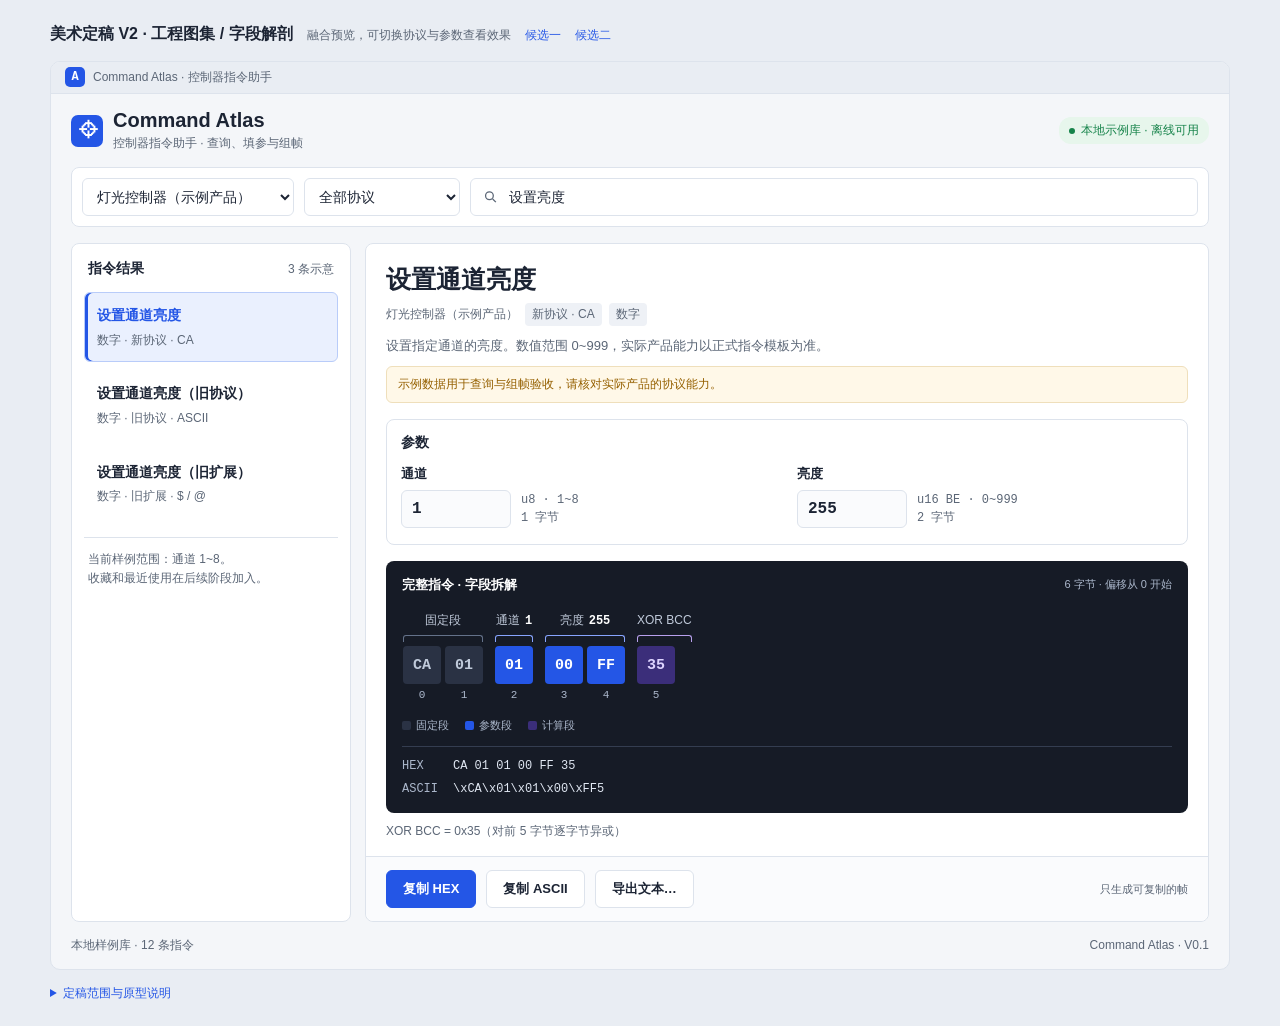
<file: 01_Software/command_atlas/design/approved.html>
<!doctype html>
<html lang="zh-CN">
<head>
<meta charset="utf-8">
<meta name="viewport" content="width=device-width, initial-scale=1">
<title>Command Atlas · 美术定稿 V2</title>
<style>
:root {
  color-scheme: light;
  --bg: #F4F6F9; --surface: #FFFFFF; --subtle: #EEF1F6; --line: #DDE3EC;
  --ink: #1C2434; --muted: #5B6676; --disabled: #9AA4B5;
  --blue: #2456E6; --blue-hover: #1B45C4; --blue-soft: #EAF0FE;
  --green: #16834A; --amber: #956000; --red: #DC2626;
  --frame: #161B26; --fixed: #2A3244; --computed: #3B2E7A; --focus: #0EA5A5;
  --ui: "Microsoft YaHei UI", "Microsoft YaHei", "Segoe UI", sans-serif;
  --mono: Consolas, "Cascadia Mono", monospace;
}
* { box-sizing: border-box; }
[hidden] { display: none !important; }
body { margin: 0; padding: 22px; color: var(--ink); background: #E9EDF3; font: 14px/1.55 var(--ui); }
button, input, select { font: inherit; }
button, select { cursor: pointer; }
.review { max-width: 1180px; margin: 0 auto 14px; display: flex; gap: 14px; align-items: baseline; flex-wrap: wrap; }
.review b { font-size: 16px; }
.review span { color: var(--muted); font-size: 12px; }
.review a { color: var(--blue); text-decoration: none; font-size: 12px; }
.window { max-width: 1180px; margin: auto; background: var(--bg); border: 1px solid var(--line); border-radius: 10px; overflow: hidden; }
.titlebar { height: 32px; padding: 0 14px; display: flex; align-items: center; gap: 8px; background: #E9EDF3; border-bottom: 1px solid var(--line); font-size: 12px; color: var(--muted); }
.mark { width: 20px; height: 20px; display: grid; place-items: center; background: var(--blue); color: white; border-radius: 5px; font: bold 12px var(--mono); }
.header { padding: 14px 20px; display: flex; gap: 14px; align-items: center; justify-content: space-between; }
.brand { display: flex; align-items: center; gap: 10px; }
.brand .mark { width: 32px; height: 32px; font-size: 19px; border-radius: 7px; }
.brand strong { display: block; font-size: 20px; line-height: 1.2; }
.brand small { color: var(--muted); font-size: 12px; }
.badge { display: inline-flex; align-items: center; gap: 6px; padding: 4px 10px; border-radius: 12px; background: #E7F6EC; color: var(--green); font-size: 12px; white-space: nowrap; }
.dot { width: 6px; height: 6px; background: currentColor; border-radius: 50%; }
.filters { display: flex; gap: 10px; align-items: center; margin: 0 20px 16px; padding: 10px; background: var(--surface); border: 1px solid var(--line); border-radius: 8px; }
select, .search { height: 38px; border: 1px solid var(--line); border-radius: 6px; color: var(--ink); background: white; }
select { padding: 0 10px; min-width: 156px; }
.product { min-width: 212px; }
.search { flex: 1; display: flex; align-items: center; gap: 9px; padding: 0 12px; }
.search svg { width: 16px; height: 16px; color: var(--muted); }
.search input { width: 100%; border: 0; outline: 0; background: transparent; color: var(--ink); }
.workspace { display: grid; grid-template-columns: 280px minmax(0, 1fr); gap: 14px; margin: 0 20px; }
.results, .detail { background: var(--surface); border: 1px solid var(--line); border-radius: 8px; }
.results { padding: 14px 12px; }
.section-head { display: flex; align-items: baseline; justify-content: space-between; gap: 10px; padding: 0 4px 12px; }
.section-head b { font-size: 14px; }
.section-head small { font-size: 12px; color: var(--muted); }
.result { display: block; width: 100%; text-align: left; padding: 12px; margin: 0 0 8px; border: 1px solid transparent; border-radius: 6px; background: white; color: var(--ink); }
.result b { font-size: 14px; font-weight: 600; }
.result small { display: block; color: var(--muted); font-size: 12px; margin-top: 4px; }
.result:hover { background: var(--subtle); }
.result.active { background: var(--blue-soft); border-color: #B9CCF9; box-shadow: inset 3px 0 var(--blue); }
.result.active b { color: var(--blue); }
.catalog-note { border-top: 1px solid var(--line); padding: 12px 4px 0; margin-top: 18px; color: var(--muted); font-size: 12px; }
.detail { padding: 18px 20px 0; min-width: 0; }
.detail h1 { margin: 0 0 6px; font-size: 25px; line-height: 1.4; }
.metadata { display: flex; gap: 7px; flex-wrap: wrap; align-items: center; color: var(--muted); font-size: 12px; }
.tag { display: inline-block; background: var(--subtle); padding: 2px 7px; border-radius: 4px; color: var(--muted); }
.description { color: var(--muted); margin: 10px 0; font-size: 13px; }
.notice { padding: 8px 11px; border-radius: 6px; border: 1px solid #EFDFBB; background: #FFF8E8; color: var(--amber); font-size: 12px; }
.form { margin-top: 16px; border: 1px solid var(--line); border-radius: 8px; padding: 12px 14px; background: white; }
.form-title { margin-bottom: 10px; font-weight: 600; font-size: 14px; }
.parameters { display: grid; grid-template-columns: 1fr 1fr; gap: 12px 20px; }
.field label { display: block; margin-bottom: 6px; font-size: 13px; font-weight: 600; }
.field .line { display: flex; gap: 10px; align-items: center; }
.field input { width: 110px; height: 38px; padding: 0 10px; border: 1px solid var(--line); border-radius: 6px; background: #FAFBFD; color: var(--ink); font: bold 16px var(--mono); }
.field input:focus { outline: 2px solid var(--blue-soft); border-color: var(--blue); background: white; }
.field input.invalid { border-color: var(--red); background: #FFF3F2; }
.field .range { color: var(--muted); font: 12px/1.5 var(--mono); }
.field .error { color: var(--red); font-size: 12px; min-height: 0; margin-top: 4px; }
.frame { background: var(--frame); color: white; padding: 14px 16px; margin-top: 16px; border-radius: 8px; overflow: hidden; }
.frame-head { display: flex; align-items: center; justify-content: space-between; margin-bottom: 16px; gap: 12px; }
.frame-head b { font-size: 13px; }
.frame-head span { color: #ACB8CC; font-size: 11px; }
.groups { display: flex; gap: 12px; align-items: flex-end; overflow-x: auto; padding: 0 1px 4px; }
.group { flex: none; text-align: center; }
.group-name { color: #C1CBDB; font-size: 12px; margin-bottom: 6px; }
.group-name strong { color: white; margin-left: 5px; font: bold 12px var(--mono); }
.bracket { height: 7px; border: 1px solid #64728A; border-bottom: 0; border-radius: 3px 3px 0 0; margin-bottom: 4px; }
.group.parameter .bracket { border-color: #88A5FF; }
.group.computed .bracket { border-color: #B8A0ED; }
.cells { display: flex; gap: 4px; }
.cell { display: grid; place-items: center; width: 38px; height: 38px; border-radius: 4px; background: var(--fixed); color: #C1CBDB; font: bold 15px var(--mono); }
.parameter .cell { background: var(--blue); color: white; }
.computed .cell { background: var(--computed); color: #DDD3FF; }
.group.focus .cell { outline: 2px solid var(--focus); outline-offset: 1px; }
.offsets { display: flex; gap: 4px; margin-top: 5px; }
.offsets span { width: 38px; font: 11px var(--mono); color: #ACB8CC; }
.legend { display: flex; gap: 16px; flex-wrap: wrap; margin: 12px 0; color: #ACB8CC; font-size: 11px; }
.legend span { display: flex; align-items: center; gap: 5px; }
.legend i { width: 9px; height: 9px; display: inline-block; border-radius: 2px; }
.raw { border-top: 1px solid #343D50; padding-top: 10px; display: grid; grid-template-columns: 46px minmax(0, 1fr); gap: 3px 5px; font: 12px/1.6 var(--mono); }
.raw span { color: #ACB8CC; }
.raw code { color: #E0E7F2; white-space: pre; overflow-x: auto; }
.checksum { margin: 9px 0 0; color: var(--muted); font-size: 12px; }
.actions { margin: 16px -20px 0; padding: 13px 20px; border-top: 1px solid var(--line); background: #FAFBFD; display: flex; gap: 10px; align-items: center; border-radius: 0 0 8px 8px; flex-wrap: wrap; }
.btn { height: 38px; padding: 0 16px; border-radius: 6px; border: 1px solid var(--line); background: white; color: var(--ink); font-weight: 600; font-size: 13px; }
.btn.primary { background: var(--blue); color: white; border-color: var(--blue); }
.btn.primary:hover { background: var(--blue-hover); }
.btn:disabled { background: var(--subtle); color: var(--disabled); border-color: var(--line); cursor: default; }
.actions small { font-size: 11px; color: var(--muted); margin-left: auto; }
.footer { display: flex; justify-content: space-between; gap: 12px; margin: 14px 20px; color: var(--muted); font-size: 12px; }
.design-note { max-width: 1180px; margin: 14px auto 0; color: var(--muted); font-size: 12px; }
.design-note summary { cursor: pointer; color: var(--blue); }
.design-note p { margin: 8px 0; }
@media (max-width: 1000px) {
  body { padding: 12px; } .workspace { grid-template-columns: 240px minmax(0, 1fr); }
  .header, .footer { margin-left: 0; margin-right: 0; } .footer { padding: 0 20px; }
  .parameters { grid-template-columns: 1fr; } .actions small { width: 100%; margin: 0; }
}
@media (max-width: 730px) {
  .workspace { grid-template-columns: 1fr; } .filters { flex-wrap: wrap; }
  .search { flex-basis: 100%; } .header { flex-wrap: wrap; }
}
</style>
</head>
<body>
<div class="review"><b>美术定稿 V2 · 工程图集 / 字段解剖</b><span>融合预览，可切换协议与参数查看效果</span><a href="mockup.html">候选一</a><a href="index.html">候选二</a></div>
<div class="window">
  <div class="titlebar"><span class="mark">A</span>Command Atlas · 控制器指令助手</div>
  <header class="header">
    <div class="brand"><span class="mark">⌖</span><div><strong>Command Atlas</strong><small>控制器指令助手 · 查询、填参与组帧</small></div></div>
    <span class="badge"><i class="dot"></i>本地示例库 · 离线可用</span>
  </header>
  <div class="filters">
    <select class="product" aria-label="产品"><option>灯光控制器（示例产品）</option></select>
    <select id="protocol" aria-label="协议"><option value="all">全部协议</option><option value="new">新协议 · CA</option><option value="old">旧协议 · ASCII</option><option value="old_ext">旧扩展 · $ / @</option></select>
    <div class="search"><svg viewBox="0 0 24 24" fill="none" stroke="currentColor" stroke-width="2"><circle cx="10" cy="10" r="6"/><path d="m15 15 5 5"/></svg><input aria-label="搜索示意" value="设置亮度" readonly></div>
  </div>
  <div class="workspace">
    <aside class="results">
      <div class="section-head"><b>指令结果</b><small id="resultCount">3 条示意</small></div>
      <button class="result active" data-protocol="new"><b>设置通道亮度</b><small>数字 · 新协议 · CA</small></button>
      <button class="result" data-protocol="old"><b>设置通道亮度（旧协议）</b><small>数字 · 旧协议 · ASCII</small></button>
      <button class="result" data-protocol="old_ext"><b>设置通道亮度（旧扩展）</b><small>数字 · 旧扩展 · $ / @</small></button>
      <div class="catalog-note">当前样例范围：通道 1~8。<br>收藏和最近使用在后续阶段加入。</div>
    </aside>
    <main class="detail">
      <h1 id="commandTitle">设置通道亮度</h1>
      <div class="metadata"><span>灯光控制器（示例产品）</span><span class="tag" id="protocolTag">新协议 · CA</span><span class="tag">数字</span></div>
      <p class="description">设置指定通道的亮度。数值范围 0~999，实际产品能力以正式指令模板为准。</p>
      <div class="notice">示例数据用于查询与组帧验收，请核对实际产品的协议能力。</div>
      <section class="form">
        <div class="form-title">参数</div>
        <div class="parameters">
          <div class="field"><label for="channel">通道</label><div class="line"><input id="channel" type="number" min="1" max="8" step="1" value="1"><span class="range" id="channelEncoding">u8 · 1~8<br>1 字节</span></div><div class="error" id="channelError"></div></div>
          <div class="field"><label for="brightness">亮度</label><div class="line"><input id="brightness" type="number" min="0" max="999" step="1" value="255"><span class="range" id="valueEncoding">u16 BE · 0~999<br>2 字节</span></div><div class="error" id="valueError"></div></div>
        </div>
      </section>
      <section class="frame">
        <div class="frame-head"><b>完整指令 · 字段拆解</b><span id="frameSize">6 字节 · 偏移从 0 开始</span></div>
        <div class="groups" id="groups"></div>
        <div class="legend"><span><i style="background:var(--fixed)"></i>固定段</span><span><i style="background:var(--blue)"></i>参数段</span><span id="computedLegend"><i style="background:var(--computed)"></i>计算段</span></div>
        <div class="raw"><span>HEX</span><code id="hexText"></code><span>ASCII</span><code id="asciiText"></code></div>
      </section>
      <p class="checksum" id="frameInfo"></p>
      <div class="actions"><button class="btn primary" id="copyPrimary">复制 HEX</button><button class="btn" id="copySecondary">复制 ASCII</button><button class="btn" id="exportText">导出文本…</button><small id="actionInfo">只生成可复制的帧</small></div>
    </main>
  </div>
  <footer class="footer"><span>本地样例库 · 12 条指令</span><span>Command Atlas · V0.1</span></footer>
</div>
<details class="design-note"><summary>定稿范围与原型说明</summary><p>采用第二款的双栏与分组字节图，融合第一款的 Atlas 蓝、纸面灰与控件规范。参数区固定白底；主复制动作随协议格式变化。正式 Qt 应用将在分阶段开发中接入此风格。</p><p>此页面只表达美术与联动效果；搜索、复制与导出按钮为演示，正式协议数据以已验收软件模板为准。图标是占位，正式 SVG/ICO 在后续阶段制作。两款候选中超出已批准计划的功能不随设计自动加入。</p></details>
<script>
const byId = id => document.getElementById(id);
const protocolInput = byId('protocol');
const channelInput = byId('channel');
const brightnessInput = byId('brightness');
const protocolLabels = {new: '新协议 · CA', old: '旧协议 · ASCII', old_ext: '旧扩展 · $ / @'};
const hexByte = value => value.toString(16).padStart(2, '0').toUpperCase();
let focusedField = '';
let activeProtocol = 'new';

function drawFrame() {
  const protocol = activeProtocol;
  const channel = Number(channelInput.value);
  const brightness = Number(brightnessInput.value);
  const channelValid = channelInput.value !== '' && Number.isInteger(channel) && channel >= 1 && channel <= 8;
  const valueValid = brightnessInput.value !== '' && Number.isInteger(brightness) && brightness >= 0 && brightness <= 999;
  channelInput.classList.toggle('invalid', !channelValid);
  brightnessInput.classList.toggle('invalid', !valueValid);
  byId('channelError').textContent = channelValid ? '' : '请填写 1~8 的整数';
  byId('valueError').textContent = valueValid ? '' : '请填写 0~999 的整数';
  for (const id of ['copyPrimary', 'copySecondary', 'exportText']) byId(id).disabled = !channelValid || !valueValid;
  if (!channelValid || !valueValid) {
    byId('groups').replaceChildren();
    byId('hexText').textContent = '请修正参数后生成';
    byId('asciiText').textContent = '—';
    byId('frameInfo').textContent = '参数无效，复制不可用';
    byId('frameSize').textContent = '等待有效参数';
    return;
  }

  let groups;
  if (protocol === 'new') {
    const prefix = [0xCA, 0x01, channel, brightness >> 8, brightness & 255];
    const bcc = prefix.reduce((checksum, byte) => checksum ^ byte, 0);
    groups = [
      {kind:'fixed', label:'固定段', bytes:[0xCA,0x01]},
      {kind:'parameter', field:'channel', label:'通道', value:channel, bytes:[channel]},
      {kind:'parameter', field:'brightness', label:'亮度', value:brightness, bytes:[brightness >> 8,brightness & 255]},
      {kind:'computed', label:'XOR BCC', bytes:[bcc]}
    ];
    byId('frameInfo').textContent = `XOR BCC = 0x${hexByte(bcc)}（对前 5 字节逐字节异或）`;
  } else {
    const chars = text => Array.from(text, c => c.charCodeAt(0));
    groups = [
      {kind:'fixed',label:'固定段',bytes:chars(protocol === 'old' ? 'S' : '$01')},
      {kind:'parameter',field:'channel',label:'通道',value:channel,bytes:chars(String.fromCharCode(64+channel))}
    ];
    if (protocol === 'old') groups.push({kind:'fixed',label:'固定段',bytes:chars('0')});
    groups.push({kind:'parameter',field:'brightness',label:'亮度',value:brightness,bytes:chars(String(brightness).padStart(protocol === 'old' ? 3 : 4,'0'))});
    groups.push({kind:'fixed',label:'固定段',bytes:chars('#')});
    byId('frameInfo').textContent = `${protocol === 'old' ? '三' : '四'}位 ASCII 数字补零 · A~H 对应通道 1~8 · 无 BCC`;
  }
  const bytes = groups.flatMap(group => group.bytes);
  let offset = 0;
  byId('groups').replaceChildren();
  for (const group of groups) {
    const block = document.createElement('div');
    block.className = `group ${group.kind}${focusedField && group.field === focusedField ? ' focus' : ''}`;
    const name = document.createElement('div');
    name.className = 'group-name';
    name.textContent = group.label;
    if (group.value !== undefined) { const current = document.createElement('strong'); current.textContent = String(group.value); name.append(current); }
    const bracket = document.createElement('div'); bracket.className = 'bracket';
    const cells = document.createElement('div'); cells.className = 'cells';
    const offsets = document.createElement('div'); offsets.className = 'offsets';
    for (const byte of group.bytes) {
      const cell = document.createElement('div'); cell.className = 'cell'; cell.textContent = protocol === 'new' ? hexByte(byte) : String.fromCharCode(byte); cells.append(cell);
      const coordinate = document.createElement('span'); coordinate.textContent = String(offset++); offsets.append(coordinate);
    }
    block.append(name, bracket, cells, offsets); byId('groups').append(block);
  }
  byId('frameSize').textContent = `${bytes.length} 字节 · 偏移从 0 开始`;
  byId('hexText').textContent = bytes.map(hexByte).join(' ');
  byId('asciiText').textContent = bytes.map(byte => byte >= 32 && byte <= 126 ? String.fromCharCode(byte) : `\\x${hexByte(byte)}`).join('');
  byId('computedLegend').hidden = protocol !== 'new';
}

function chooseProtocol(protocol) {
  activeProtocol = protocol;
  brightnessInput.value = protocol === 'old_ext' ? 123 : 255;
  channelInput.value = 1;
  byId('commandTitle').textContent = `设置通道亮度${protocol === 'new' ? '' : protocol === 'old' ? '（旧协议）' : '（旧扩展协议）'}`;
  byId('protocolTag').textContent = protocolLabels[protocol];
  byId('channelEncoding').innerHTML = protocol === 'new' ? 'u8 · 1~8<br>1 字节' : 'A~H · 1~8<br>1 字符';
  byId('valueEncoding').innerHTML = protocol === 'new' ? 'u16 BE · 0~999<br>2 字节' : `ASCII · 0~999<br>${protocol === 'old' ? 3 : 4} 字符补零`;
  byId('copyPrimary').textContent = protocol === 'new' ? '复制 HEX' : '复制 ASCII';
  byId('copySecondary').textContent = protocol === 'new' ? '复制 ASCII' : '复制 HEX';
  document.querySelectorAll('.result').forEach(result => result.classList.toggle('active', result.dataset.protocol === protocol));
  drawFrame();
}
protocolInput.addEventListener('change', () => {
  const filter = protocolInput.value;
  document.querySelectorAll('.result').forEach(result => { result.hidden = filter !== 'all' && result.dataset.protocol !== filter; });
  byId('resultCount').textContent = filter === 'all' ? '3 条示意' : '1 条示意';
  if (filter !== 'all') chooseProtocol(filter);
});
document.querySelectorAll('.result').forEach(result => result.addEventListener('click', () => chooseProtocol(result.dataset.protocol)));
for (const [input, field] of [[channelInput,'channel'],[brightnessInput,'brightness']]) {
  input.addEventListener('input', drawFrame);
  input.addEventListener('focus', () => { focusedField = field; drawFrame(); });
  input.addEventListener('blur', () => { focusedField = ''; drawFrame(); });
}
for (const id of ['copyPrimary','copySecondary','exportText']) byId(id).addEventListener('click', () => {
  byId('actionInfo').textContent = '操作反馈示意：已完成';
  setTimeout(() => { byId('actionInfo').textContent = '只生成可复制的帧'; }, 1400);
});
chooseProtocol('new');
</script>
</body>
</html>
</file>
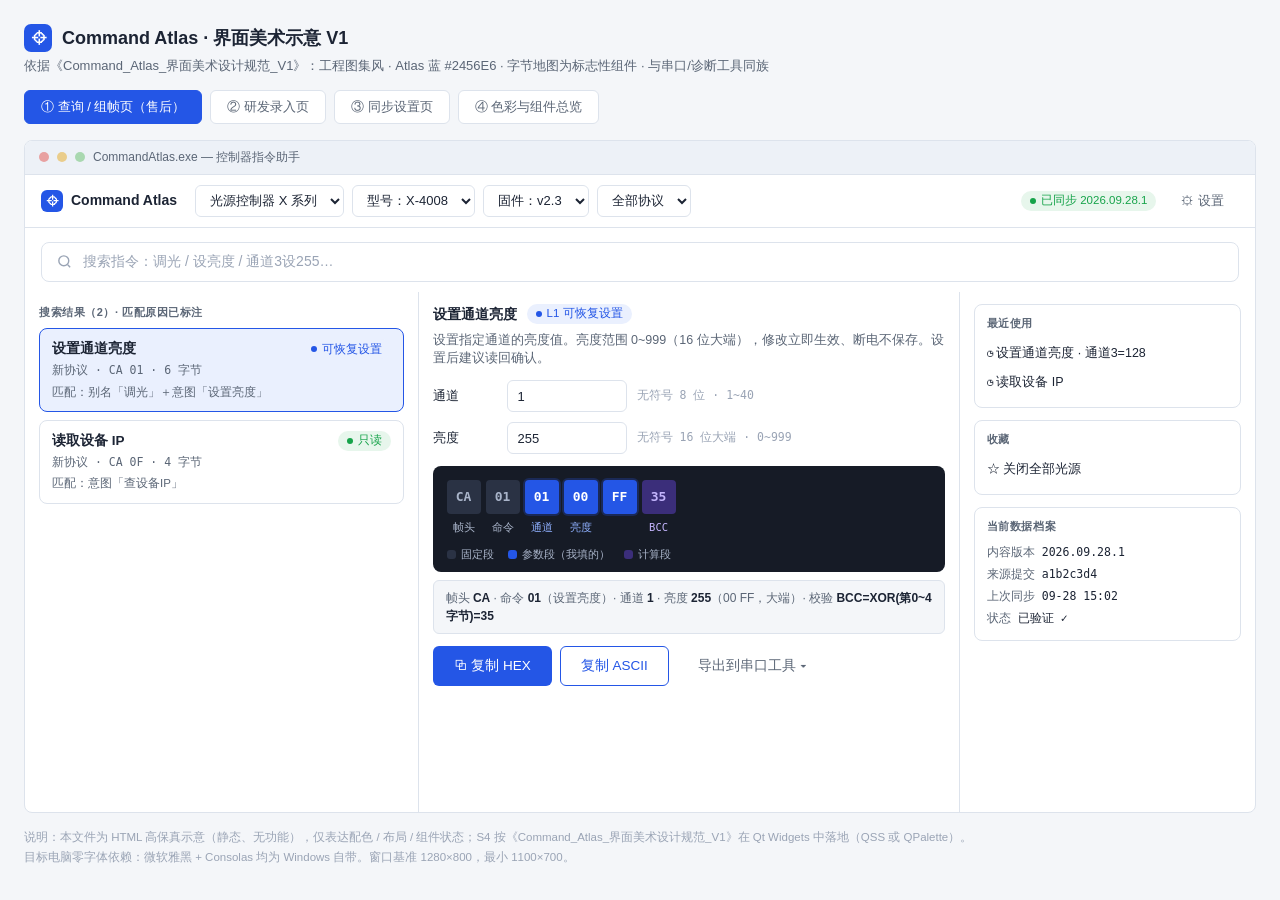
<file: 01_Software/command_atlas/design/mockup.html>
<!DOCTYPE html>
<html lang="zh-CN">
<head>
<meta charset="UTF-8">
<meta name="viewport" content="width=device-width, initial-scale=1.0">
<title>Command Atlas · 界面美术示意 V1</title>
<style>
/* ============ Command Atlas Design Tokens (per 设计规范 V1) ============ */
:root{
  --bg-app:#F4F6F9; --bg-card:#FFFFFF; --bg-hover:#EEF1F6;
  --border:#DDE3EC; --border-strong:#B9C3D4;
  --text-primary:#1C2434; --text-secondary:#5B6676; --text-disabled:#9AA4B5;
  --primary:#2456E6; --primary-hover:#1B45C4; --primary-bg:#EAF0FE; --primary-border:#B9CCF9;
  --ok:#16A34A; --ok-bg:#E7F6EC;
  --warn:#C77400; --warn-bg:#FBF0DC;
  --err:#DC2626; --err-bg:#FCEBEB;
  --offline:#B8860B; --offline-bg:#F7F0DC;
  --frame-bg:#161B26; --frame-fixed:#2A3244; --frame-fixed-txt:#A9B4C9;
  --frame-computed:#3B2E7A; --frame-computed-txt:#C4B5FD;
  --frame-sel:#0EA5A5;
  --mono:Consolas,"Cascadia Mono","JetBrains Mono",monospace;
  --ui:"Microsoft YaHei UI","Microsoft YaHei","PingFang SC",sans-serif;
  --radius-card:8px; --radius-ctl:6px; --radius-chip:4px; --radius-badge:10px;
}
*{box-sizing:border-box; margin:0; padding:0;}
body{
  font-family:var(--ui); font-size:13px; color:var(--text-primary);
  background:var(--bg-app); padding:24px; line-height:1.5;
}
/* 顶部说明条 */
.mock-head{max-width:1240px; margin:0 auto 16px;}
.mock-head h1{font-size:18px; font-weight:600; display:flex; align-items:center; gap:10px;}
.mock-head h1 .logo{
  width:28px;height:28px;border-radius:7px;background:var(--primary);
  display:inline-flex;align-items:center;justify-content:center;color:#fff;font-size:15px;
}
.mock-head p{color:var(--text-secondary); margin-top:4px;}
.tabs{display:flex; gap:8px; margin-top:14px;}
.tabs button{
  font-family:var(--ui); font-size:13px; padding:7px 16px; border-radius:var(--radius-ctl);
  border:1px solid var(--border); background:#fff; color:var(--text-secondary); cursor:pointer;
}
.tabs button.active{background:var(--primary); border-color:var(--primary); color:#fff;}
/* 窗口画布 */
.window{
  max-width:1240px; margin:0 auto; background:var(--bg-card);
  border:1px solid var(--border); border-radius:var(--radius-card); overflow:hidden;
}
.win-titlebar{
  height:34px; background:#EDF1F7; border-bottom:1px solid var(--border);
  display:flex; align-items:center; padding:0 14px; gap:8px;
  font-size:12px; color:var(--text-secondary);
}
.win-titlebar .dot{width:10px;height:10px;border-radius:50%;background:var(--border-strong);}
.win-titlebar .dot:first-child{background:#E8A1A1;} .win-titlebar .dot:nth-child(2){background:#EACD8B;} .win-titlebar .dot:nth-child(3){background:#A9D8B0;}
.page{display:none;} .page.active{display:block;}

/* ============ 通用控件 ============ */
.btn{
  display:inline-flex; align-items:center; gap:6px; height:32px; padding:0 14px;
  border-radius:var(--radius-ctl); border:1px solid transparent; font-size:13px; cursor:pointer;
  font-family:var(--ui);
}
.btn-primary{background:var(--primary); color:#fff;} .btn-primary:hover{background:var(--primary-hover);}
.btn-outline{background:#fff; border-color:var(--primary); color:var(--primary);}
.btn-ghost{background:transparent; color:var(--text-secondary);}
.btn-big{height:40px; padding:0 20px; font-size:13.5px;}
.btn svg{width:15px;height:15px;}
.badge{
  display:inline-flex; align-items:center; gap:5px; height:20px; padding:0 9px;
  border-radius:var(--radius-badge); font-size:11.5px; font-weight:500; white-space:nowrap;
}
.badge .pt{width:6px;height:6px;border-radius:50%;background:currentColor;}
.badge-L0{background:var(--ok-bg); color:var(--ok);}
.badge-L1{background:var(--primary-bg); color:var(--primary);}
.badge-L2{background:var(--warn-bg); color:var(--warn);}
.badge-L3{background:var(--err-bg); color:var(--err);}
.badge-sync-ok{background:var(--ok-bg); color:var(--ok);}
.badge-sync-warn{background:var(--warn-bg); color:var(--warn);}
.badge-sync-err{background:var(--err-bg); color:var(--err);}
.badge-sync-info{background:var(--primary-bg); color:var(--primary);}
select,input[type=text]{
  height:32px; border:1px solid var(--border); border-radius:var(--radius-ctl);
  padding:0 10px; font-family:var(--ui); font-size:13px; color:var(--text-primary); background:#fff;
}
input[type=text]:focus,select:focus{outline:none; border-color:var(--primary); box-shadow:0 0 0 3px var(--primary-bg);}
.mono{font-family:var(--mono);}
.sec-title{font-size:11px; font-weight:600; color:var(--text-secondary); letter-spacing:.05em; margin-bottom:8px; text-transform:uppercase;}

/* ============ 页1 查询/组帧 ============ */
.topbar{
  display:flex; align-items:center; gap:10px; padding:10px 16px;
  border-bottom:1px solid var(--border); background:#fff;
}
.brand{display:flex; align-items:center; gap:8px; font-size:14px; font-weight:600; margin-right:8px;}
.brand .logo{width:22px;height:22px;border-radius:6px;background:var(--primary);color:#fff;display:inline-flex;align-items:center;justify-content:center;font-size:12px;}
.ctxbar{display:flex; gap:8px; flex:1;}
.topbar .right{display:flex; align-items:center; gap:10px;}
.search-row{padding:14px 16px 10px; display:flex; gap:12px; align-items:stretch;}
.searchbox{
  flex:1; height:40px; border:1px solid var(--border); border-radius:8px; background:#fff;
  display:flex; align-items:center; gap:10px; padding:0 14px; font-size:14px; color:var(--text-primary);
}
.searchbox svg{width:17px;height:17px;color:var(--text-disabled);}
.searchbox .hint{color:var(--text-disabled);}
.main3{display:grid; grid-template-columns:32% 44% 24%; gap:0; min-height:520px;}
.col{border-right:1px solid var(--border); padding:12px 14px;}
.col:last-child{border-right:none;}
.result-item{
  border:1px solid var(--border); border-radius:var(--radius-card); padding:10px 12px; margin-bottom:8px; background:#fff;
}
.result-item.selected{border-color:var(--primary); background:var(--primary-bg);}
.result-item .r1{display:flex; align-items:center; justify-content:space-between; margin-bottom:3px;}
.result-item .name{font-size:13.5px; font-weight:600;}
.result-item .proto{font-family:var(--mono); font-size:11.5px; color:var(--text-secondary);}
.result-item .why{font-size:11.5px; color:var(--text-secondary); margin-top:4px;}
.result-item .why b{color:var(--primary); font-weight:500;}
.detail-head{display:flex; align-items:center; gap:10px; margin-bottom:6px;}
.detail-head h2{font-size:14px; font-weight:600;}
.detail-desc{font-size:12.5px; color:var(--text-secondary); margin-bottom:12px;}
.param-row{display:flex; align-items:center; gap:10px; margin-bottom:10px;}
.param-row label{width:64px; font-size:13px; color:var(--text-primary);}
.param-row input{width:120px;}
.param-row .rng{font-size:11.5px; color:var(--text-disabled); font-family:var(--mono);}
/* 字节地图 */
.frame-view{
  background:var(--frame-bg); border-radius:var(--radius-card); padding:14px 14px 10px; margin:12px 0 8px;
}
.frame-bytes{display:flex; gap:5px; flex-wrap:wrap; font-family:var(--mono);}
.byte{
  min-width:34px; height:34px; border-radius:var(--radius-chip); display:inline-flex;
  align-items:center; justify-content:center; font-size:13px; font-weight:700;
}
.byte.fixed{background:var(--frame-fixed); color:var(--frame-fixed-txt);}
.byte.param{background:var(--primary); color:#fff; box-shadow:0 0 0 2px rgba(36,86,230,.25);}
.byte.computed{background:var(--frame-computed); color:var(--frame-computed-txt);}
.frame-strip{display:flex; gap:5px; margin-top:6px; font-size:10.5px; color:var(--frame-fixed-txt); font-family:var(--mono);}
.frame-strip span{min-width:34px; text-align:center;}
.frame-strip .p{color:#8FB0FF;} .frame-strip .c{color:var(--frame-computed-txt);}
.frame-legend{display:flex; gap:14px; margin-top:10px; font-size:11px; color:var(--frame-fixed-txt);}
.frame-legend i{display:inline-block;width:9px;height:9px;border-radius:3px;margin-right:5px;vertical-align:-1px;}
.frame-legend .i1{background:var(--frame-fixed);} .frame-legend .i2{background:var(--primary);} .frame-legend .i3{background:var(--frame-computed);}
.readable{
  background:var(--bg-app); border:1px solid var(--border); border-radius:var(--radius-ctl);
  padding:8px 12px; font-size:12px; color:var(--text-secondary); margin-bottom:12px;
}
.readable b{color:var(--text-primary); font-weight:600;}
.action-row{display:flex; gap:8px; align-items:center;}
.side-list{border:1px solid var(--border); border-radius:var(--radius-card); padding:10px 12px; margin-bottom:12px; background:#fff;}
.side-list .li{display:flex; align-items:center; gap:7px; font-size:12.5px; padding:5px 0; color:var(--text-primary);}
.side-list .li svg{width:14px;height:14px;color:var(--text-disabled);}
.side-list .li.dim{color:var(--text-secondary);}
.data-card{font-family:var(--mono); font-size:11.5px; color:var(--text-secondary); line-height:1.9;}
.data-card b{color:var(--text-primary); font-weight:500;}

/* ============ 页2 研发录入 ============ */
.draftbar{
  display:flex; align-items:center; gap:12px; padding:10px 16px; border-bottom:1px solid var(--border); background:#fff; font-size:13px;
}
.draftbar .draft-name{font-weight:600;}
.draftbar .meta{font-family:var(--mono); font-size:11.5px; color:var(--text-secondary);}
.draftbar .sp{flex:1;}
.editor3{display:grid; grid-template-columns:200px 1fr 330px; min-height:540px;}
.col-tree{border-right:1px solid var(--border); padding:12px; background:#FBFCFE;}
.tree-group{font-size:11px; font-weight:600; color:var(--text-secondary); margin:8px 0 4px;}
.tree-item{display:flex; align-items:center; gap:6px; padding:5px 8px; border-radius:var(--radius-ctl); font-size:12.5px;}
.tree-item.sel{background:var(--primary-bg); color:var(--primary); font-weight:500;}
.tree-item .dirty{width:7px;height:7px;border-radius:50%;background:var(--warn); margin-left:auto;}
.col-form{padding:14px 16px; border-right:1px solid var(--border);}
.form-tabs{display:flex; gap:2px; border-bottom:1px solid var(--border); margin-bottom:14px;}
.form-tabs span{padding:6px 12px; font-size:12.5px; color:var(--text-secondary); border-bottom:2px solid transparent;}
.form-tabs span.on{color:var(--primary); border-color:var(--primary); font-weight:500;}
.seg-table{width:100%; border-collapse:collapse; font-size:12.5px; margin-bottom:12px;}
.seg-table th{font-size:11px; color:var(--text-secondary); text-align:left; padding:5px 8px; font-weight:600; border-bottom:1px solid var(--border);}
.seg-table td{padding:7px 8px; border-bottom:1px solid var(--border);}
.seg-table .off{color:var(--text-disabled); font-family:var(--mono); font-size:11.5px;}
.tag{display:inline-block; padding:1px 8px; border-radius:var(--radius-badge); font-size:11px; font-weight:500;}
.tag.fixed{background:var(--bg-hover); color:var(--text-secondary);}
.tag.param{background:var(--primary-bg); color:var(--primary);}
.tag.comp{background:#EFEAFD; color:#6D4FD0;}
.add-seg{font-size:12px; color:var(--primary); background:none; border:1px dashed var(--primary-border); border-radius:var(--radius-ctl); padding:6px 12px; cursor:pointer; font-family:var(--ui);}
.col-preview{padding:14px; background:#FBFCFE;}
.vec-row{
  display:flex; align-items:center; gap:8px; padding:7px 10px; border:1px solid var(--border);
  border-radius:var(--radius-ctl); margin-bottom:6px; font-size:12px; background:#fff;
}
.vec-row .st{width:16px; height:16px; border-radius:50%; display:inline-flex; align-items:center; justify-content:center; color:#fff; font-size:10px; flex:none;}
.vec-row .st.ok{background:var(--ok);} .vec-row .st.bad{background:var(--err);}
.vec-row .m{font-family:var(--mono); color:var(--text-secondary); font-size:11.5px;}
.l3-row{background:var(--err-bg); border:1px solid #F2C6C6; border-radius:var(--radius-ctl); padding:7px 10px; font-size:12px; color:var(--err); margin-bottom:10px;}

/* ============ 页3 同步设置 ============ */
.sync-page{padding:18px 20px; max-width:860px;}
.sync-card{border:1px solid var(--border); border-radius:var(--radius-card); padding:18px 20px; margin-bottom:14px; background:#fff;}
.sync-status-big{display:flex; align-items:center; gap:14px; margin-bottom:6px;}
.sync-dot{width:14px; height:14px; border-radius:50%; background:var(--ok); box-shadow:0 0 0 4px var(--ok-bg);}
.sync-status-big h2{font-size:15px; font-weight:600;}
.sync-meta{font-family:var(--mono); font-size:12px; color:var(--text-secondary); line-height:2;}
.sync-meta b{color:var(--text-primary); font-weight:500;}
.cfg-grid{display:grid; grid-template-columns:120px 1fr; gap:10px 12px; align-items:center; font-size:13px;}
.cfg-grid label{color:var(--text-secondary);}
.snap-table{width:100%; border-collapse:collapse; font-size:12.5px;}
.snap-table th{font-size:11px; color:var(--text-secondary); text-align:left; padding:6px 8px; border-bottom:1px solid var(--border); font-weight:600;}
.snap-table td{padding:8px; border-bottom:1px solid var(--border); font-family:var(--mono); font-size:11.5px;}
.snap-table td:first-child{font-family:var(--ui);}
.snap-table tr.active td{background:var(--primary-bg);}
.mini-btn{height:26px; padding:0 10px; font-size:12px; border-radius:var(--radius-ctl); border:1px solid var(--border); background:#fff; color:var(--text-secondary); cursor:pointer; font-family:var(--ui);}
.mini-btn.primary{border-color:var(--primary); color:var(--primary);}
.log-view{
  background:var(--frame-bg); color:#9AA6BD; border-radius:var(--radius-card); padding:10px 12px;
  font-family:var(--mono); font-size:11px; line-height:1.8; height:110px; overflow:auto;
}
.log-view .t{color:#5E6B85;}
.log-view .ok{color:#6FCF97;} .log-view .err{color:#F19B9B;}
details summary{cursor:pointer; font-size:13px; color:var(--primary); margin-bottom:8px;}
.footnote{max-width:1240px; margin:14px auto 0; font-size:11.5px; color:var(--text-disabled); line-height:1.8;}
</style>
</head>
<body>

<div class="mock-head">
  <h1><span class="logo">⌖</span>Command Atlas · 界面美术示意 V1</h1>
  <p>依据《Command_Atlas_界面美术设计规范_V1》：工程图集风 · Atlas 蓝 #2456E6 · 字节地图为标志性组件 · 与串口/诊断工具同族</p>
  <div class="tabs">
    <button class="active" onclick="showTab(0,this)">① 查询 / 组帧页（售后）</button>
    <button onclick="showTab(1,this)">② 研发录入页</button>
    <button onclick="showTab(2,this)">③ 同步设置页</button>
    <button onclick="showTab(3,this)">④ 色彩与组件总览</button>
  </div>
</div>

<!-- ================= 页1：查询/组帧 ================= -->
<div class="window page active">
  <div class="win-titlebar"><span class="dot"></span><span class="dot"></span><span class="dot"></span>CommandAtlas.exe — 控制器指令助手</div>
  <div class="topbar">
    <div class="brand"><span class="logo">⌖</span>Command Atlas</div>
    <div class="ctxbar">
      <select><option>光源控制器 X 系列</option></select>
      <select><option>型号：X-4008</option></select>
      <select><option>固件：v2.3</option></select>
      <select><option>全部协议</option></select>
    </div>
    <div class="right">
      <span class="badge badge-sync-ok"><span class="pt"></span>已同步 2026.09.28.1</span>
      <button class="btn btn-ghost">⚙ 设置</button>
    </div>
  </div>
  <div class="search-row">
    <div class="searchbox">
      <svg viewBox="0 0 24 24" fill="none" stroke="currentColor" stroke-width="2"><circle cx="11" cy="11" r="7"/><path d="m20 20-3.5-3.5"/></svg>
      <span class="hint">搜索指令：调光 / 设亮度 / 通道3设255…</span>
    </div>
  </div>
  <div class="main3">
    <!-- 左列：结果 -->
    <div class="col">
      <div class="sec-title">搜索结果（2）· 匹配原因已标注</div>
      <div class="result-item selected">
        <div class="r1"><span class="name">设置通道亮度</span><span class="badge badge-L1"><span class="pt"></span>可恢复设置</span></div>
        <div class="proto">新协议 · CA 01 · 6 字节</div>
        <div class="why">匹配：别名「调光」＋意图「设置亮度」</div>
      </div>
      <div class="result-item">
        <div class="r1"><span class="name">读取设备 IP</span><span class="badge badge-L0"><span class="pt"></span>只读</span></div>
        <div class="proto">新协议 · CA 0F · 4 字节</div>
        <div class="why">匹配：意图「查设备IP」</div>
      </div>
    </div>
    <!-- 中列：详情+组帧 -->
    <div class="col">
      <div class="detail-head"><h2>设置通道亮度</h2><span class="badge badge-L1"><span class="pt"></span>L1 可恢复设置</span></div>
      <div class="detail-desc">设置指定通道的亮度值。亮度范围 0~999（16 位大端），修改立即生效、断电不保存。设置后建议读回确认。</div>
      <div class="param-row"><label>通道</label><input type="text" value="1"><span class="rng">无符号 8 位 · 1~40</span></div>
      <div class="param-row"><label>亮度</label><input type="text" value="255"><span class="rng">无符号 16 位大端 · 0~999</span></div>
      <div class="frame-view">
        <div class="frame-bytes">
          <span class="byte fixed">CA</span><span class="byte fixed">01</span>
          <span class="byte param">01</span>
          <span class="byte param">00</span><span class="byte param">FF</span>
          <span class="byte computed">35</span>
        </div>
        <div class="frame-strip">
          <span>帧头</span><span>命令</span><span class="p">通道</span><span class="p">亮度</span><span class="p">　</span><span class="c">BCC</span>
        </div>
        <div class="frame-legend"><span><i class="i1"></i>固定段</span><span><i class="i2"></i>参数段（我填的）</span><span><i class="i3"></i>计算段</span></div>
      </div>
      <div class="readable">帧头 <b>CA</b> · 命令 <b>01</b>（设置亮度）· 通道 <b>1</b> · 亮度 <b>255</b>（00 FF，大端）· 校验 <b>BCC=XOR(第0~4字节)=35</b></div>
      <div class="action-row">
        <button class="btn btn-primary btn-big">⧉ 复制 HEX</button>
        <button class="btn btn-outline btn-big">复制 ASCII</button>
        <button class="btn btn-ghost btn-big">导出到串口工具 ▾</button>
      </div>
    </div>
    <!-- 右列：最近/收藏/数据 -->
    <div class="col">
      <div class="side-list">
        <div class="sec-title">最近使用</div>
        <div class="li">◷ 设置通道亮度 · 通道3=128</div>
        <div class="li">◷ 读取设备 IP</div>
      </div>
      <div class="side-list">
        <div class="sec-title">收藏</div>
        <div class="li">☆ 关闭全部光源</div>
      </div>
      <div class="side-list">
        <div class="sec-title">当前数据档案</div>
        <div class="data-card">内容版本 <b>2026.09.28.1</b><br>来源提交 <b>a1b2c3d4</b><br>上次同步 <b>09-28 15:02</b><br>状态 <b>已验证 ✓</b></div>
      </div>
    </div>
  </div>
</div>

<!-- ================= 页2：研发录入 ================= -->
<div class="window page">
  <div class="win-titlebar"><span class="dot"></span><span class="dot"></span><span class="dot"></span>CommandAtlas.exe — 研发本地录入工具</div>
  <div class="draftbar">
    <span class="draft-name">草稿：brightness_set_v3</span>
    <span class="badge badge-sync-warn"><span class="pt"></span>本地未导出</span>
    <span class="meta">基础提交 a1b2c3d4 · 修改 2 处</span>
    <span class="sp"></span>
    <button class="btn btn-outline">校验全部</button>
    <button class="btn btn-primary">导出标准 JSON</button>
  </div>
  <div class="editor3">
    <div class="col-tree">
      <div class="tree-group">▾ 新协议</div>
      <div class="tree-item sel">· 亮度设置 <span class="dirty"></span></div>
      <div class="tree-item">· 读取版本</div>
      <div class="tree-item">· 读取设备 IP</div>
      <div class="tree-group">▸ 旧协议（ASCII）</div>
      <div class="tree-group">▸ 旧扩展（$/@）</div>
      <div style="margin-top:14px;"><button class="add-seg" style="width:100%;">＋ 新建草稿</button></div>
      <div class="l3-row" style="margin-top:14px;">⚠ L3 破坏性指令<br>不进入公开仓库</div>
    </div>
    <div class="col-form">
      <div class="form-tabs">
        <span class="on">身份</span><span>适用性</span><span>帧段</span><span>参数</span><span>回复</span><span>风险</span><span>检索</span>
      </div>
      <div class="sec-title">帧段编辑器 · 起始字节自动计算</div>
      <table class="seg-table">
        <tr><th>#</th><th>类型</th><th>定义</th><th>起始</th><th></th></tr>
        <tr><td class="off">0</td><td><span class="tag fixed">fixed</span></td><td class="mono">CA</td><td class="off">0</td><td>⋮</td></tr>
        <tr><td class="off">1</td><td><span class="tag fixed">fixed</span></td><td class="mono">01</td><td class="off">1</td><td>⋮</td></tr>
        <tr><td class="off">2</td><td><span class="tag param">param</span></td><td>channel · u8 · 1~40</td><td class="off">2</td><td>⋮</td></tr>
        <tr><td class="off">3</td><td><span class="tag param">param</span></td><td>brightness · u16 BE · 0~999</td><td class="off">3</td><td>⋮</td></tr>
        <tr><td class="off">4</td><td><span class="tag comp">computed</span></td><td class="mono">BCC = XOR(0..4)</td><td class="off">5</td><td>⋮</td></tr>
      </table>
      <button class="add-seg">＋ 添加段（固定 / 参数 / 计算）</button>
      <div style="margin-top:18px;" class="sec-title">基本信息</div>
      <div class="cfg-grid">
        <label>中文名称</label><input type="text" value="设置通道亮度" style="width:220px;">
        <label>用户意图</label><input type="text" value="设置某个通道的亮度" style="width:220px;">
        <label>别名</label><input type="text" value="调光, 设亮度, 改亮度" style="width:220px;">
        <label>风险等级</label><span><span class="badge badge-L1"><span class="pt"></span>L1 可恢复设置</span></span>
      </div>
    </div>
    <div class="col-preview">
      <div class="sec-title">实时预览</div>
      <div class="frame-view" style="margin-top:0;">
        <div class="frame-bytes">
          <span class="byte fixed">CA</span><span class="byte fixed">01</span>
          <span class="byte param">01</span><span class="byte param">00</span><span class="byte param">FF</span>
          <span class="byte computed">35</span>
        </div>
        <div class="frame-strip"><span>帧头</span><span>命令</span><span class="p">通道</span><span class="p">亮度</span><span class="p">　</span><span class="c">BCC</span></div>
      </div>
      <div class="sec-title" style="margin-top:14px;">黄金测试向量（2/3 通过）</div>
      <div class="vec-row"><span class="st ok">✓</span>通道=1, 亮度=255 <span class="m">→ CA 01 01 00 FF 35</span></div>
      <div class="vec-row"><span class="st ok">✓</span>通道=40, 亮度=999 <span class="m">→ CA 01 28 03 E7 …</span></div>
      <div class="vec-row"><span class="st bad">✗</span>亮度=1000 <span class="m">→ 越界，已正确拒绝</span></div>
      <div style="display:flex; gap:8px; margin-top:8px;">
        <button class="mini-btn primary">＋ 添加向量</button>
        <button class="mini-btn">校验全部</button>
      </div>
    </div>
  </div>
</div>

<!-- ================= 页3：同步设置 ================= -->
<div class="window page">
  <div class="win-titlebar"><span class="dot"></span><span class="dot"></span><span class="dot"></span>CommandAtlas.exe — 数据与同步</div>
  <div class="sync-page">
    <div class="sync-card">
      <div class="sync-status-big"><span class="sync-dot"></span><h2>已同步 · 数据为最新版本</h2><span class="sp" style="flex:1;"></span><button class="btn btn-outline">立即检查更新</button></div>
      <div class="sync-meta">
        内容版本　<b>2026.09.28.1</b><br>
        来源提交　<b>a1b2c3d4e5f60718…</b>（main）<br>
        上次成功同步　<b>2026-09-28 15:02:11</b>　·　快照校验　<b>SHA-256 全部通过 ✓</b>
      </div>
    </div>
    <div class="sync-card">
      <div class="sec-title">仓库配置（部署时由管理员设置）</div>
      <div class="cfg-grid">
        <label>GitLab 地址</label><input type="text" value="https://gitlab.local" style="max-width:320px;">
        <label>项目 ID</label><input type="text" value="42" style="max-width:120px;">
        <label>分支</label><span class="mono" style="font-size:12px; color:var(--text-secondary);">main（受保护，只读）</span>
        <label>证书</label><span style="font-size:12.5px; color:var(--text-secondary);">内部 CA 已配置，强制校验，不关闭验证</span>
      </div>
    </div>
    <div class="sync-card">
      <div class="sec-title">本地快照 · 当前激活行为蓝色高亮</div>
      <table class="snap-table">
        <tr><th>内容版本</th><th>来源提交</th><th>激活时间</th><th>状态</th><th></th></tr>
        <tr class="active"><td>2026.09.28.1</td><td>a1b2c3d4</td><td>09-28 15:02</td><td>当前使用中</td><td></td></tr>
        <tr><td>2026.09.21.3</td><td>9f8e7d6c</td><td>09-21 10:11</td><td>上一份保留</td><td><button class="mini-btn">回退到此版</button></td></tr>
      </table>
    </div>
    <div class="sync-card">
      <details>
        <summary>同步日志（排查用，默认折叠）</summary>
        <div class="log-view">
          <span class="t">15:02:09</span> 查询 main 提交… 发现新提交 a1b2c3d4<br>
          <span class="t">15:02:10</span> 下载 4 个文件（manifest / products / commands / synonyms）<br>
          <span class="t">15:02:11</span> <span class="ok">SHA-256 校验通过，schema 兼容，黄金向量复验通过</span><br>
          <span class="t">15:02:11</span> <span class="ok">原子激活快照 2026.09.28.1，旧快照已保留</span>
        </div>
      </details>
    </div>
  </div>
</div>

<!-- ================= 页4：色彩与组件总览 ================= -->
<div class="window page">
  <div class="win-titlebar"><span class="dot"></span><span class="dot"></span><span class="dot"></span>Command Atlas · Design Tokens</div>
  <div class="sync-page" style="max-width:1100px;">
    <div class="sync-card">
      <div class="sec-title">中性色 + 主色</div>
      <div style="display:flex; gap:10px; flex-wrap:wrap;" id="swatches-neutral"></div>
    </div>
    <div class="sync-card">
      <div class="sec-title">风险分级徽章（L0~L3）· 同步状态（四态）</div>
      <div style="display:flex; gap:10px; flex-wrap:wrap; align-items:center;">
        <span class="badge badge-L0"><span class="pt"></span>只读</span>
        <span class="badge badge-L1"><span class="pt"></span>可恢复设置</span>
        <span class="badge badge-L2"><span class="pt"></span>高风险设置</span>
        <span class="badge badge-L3"><span class="pt"></span>破坏性 · 研发可见</span>
        <span style="width:1px;height:20px;background:var(--border);"></span>
        <span class="badge badge-sync-ok"><span class="pt"></span>已同步</span>
        <span class="badge badge-sync-warn"><span class="pt"></span>离线 · 本地版本</span>
        <span class="badge badge-sync-info"><span class="pt"></span>发现新版 / 同步中</span>
        <span class="badge badge-sync-err"><span class="pt"></span>同步失败 · 已保留旧版</span>
      </div>
    </div>
    <div class="sync-card">
      <div class="sec-title">按钮三态</div>
      <div style="display:flex; gap:10px; align-items:center;">
        <button class="btn btn-primary btn-big">⧉ 复制 HEX（主）</button>
        <button class="btn btn-outline">次按钮</button>
        <button class="btn btn-ghost">文字按钮</button>
        <button class="btn" style="background:#F3F4F6;color:var(--text-disabled);cursor:not-allowed;">禁用（越界时复制）</button>
      </div>
    </div>
    <div class="sync-card">
      <div class="sec-title">字节地图 · 帧配色（详情页与录入工具共用同一组件）</div>
      <div class="frame-view" style="margin:0;">
        <div class="frame-bytes">
          <span class="byte fixed">CA</span><span class="byte fixed">01</span>
          <span class="byte param">01</span><span class="byte param">00</span><span class="byte param">FF</span>
          <span class="byte computed">35</span>
        </div>
        <div class="frame-strip"><span>帧头</span><span>命令</span><span class="p">通道</span><span class="p">亮度</span><span class="p">　</span><span class="c">BCC</span></div>
        <div class="frame-legend"><span><i class="i1"></i>固定段 #2A3244</span><span><i class="i2"></i>参数段 #2456E6（最醒目）</span><span><i class="i3"></i>计算段 #3B2E7A</span></div>
      </div>
    </div>
    <div class="sync-card">
      <div class="sec-title">字体</div>
      <div style="font-size:14px; font-weight:600;">页标题 / 指令中文名 · 微软雅黑 SemiBold 14pt</div>
      <div style="margin-top:4px;">界面正文 · 微软雅黑 9pt　<span style="color:var(--text-secondary);">次要说明 · #5B6676</span></div>
      <div class="mono" style="margin-top:6px; font-size:14px; font-weight:700;">CA 01 01 00 FF 35 · 等宽 Consolas Bold（帧 / SHA / 版本号）</div>
    </div>
  </div>
</div>

<p class="footnote">
  说明：本文件为 HTML 高保真示意（静态、无功能），仅表达配色 / 布局 / 组件状态；S4 按《Command_Atlas_界面美术设计规范_V1》在 Qt Widgets 中落地（QSS 或 QPalette）。<br>
  目标电脑零字体依赖：微软雅黑 + Consolas 均为 Windows 自带。窗口基准 1280×800，最小 1100×700。
</p>

<script>
function showTab(i, btn){
  document.querySelectorAll('.page').forEach((p,idx)=>p.classList.toggle('active', idx===i));
  document.querySelectorAll('.tabs button').forEach(b=>b.classList.remove('active'));
  btn.classList.add('active');
}
// 中性色 swatches
(function(){
  const colors=[
    ['bg_app','#F4F6F9'],['bg_card','#FFFFFF'],['bg_hover','#EEF1F6'],
    ['border','#DDE3EC'],['text_primary','#1C2434'],['text_secondary','#5B6676'],
    ['primary','#2456E6'],['primary_bg','#EAF0FE']
  ];
  const box=document.getElementById('swatches-neutral');
  colors.forEach(([n,c])=>{
    const d=document.createElement('div');
    d.style.cssText='width:110px;';
    d.innerHTML=`<div style="height:44px;border-radius:6px;border:1px solid var(--border);background:${c};"></div>
      <div class="mono" style="font-size:11px;color:var(--text-secondary);margin-top:3px;">${n}<br>${c}</div>`;
    box.appendChild(d);
  });
})();
</script>
</body>
</html>
</file>
<file: 01_Software/command_atlas/design/styles.css>
/* Command Atlas · Protocol Field Guide redesign */
:root{
  --bg:#E8EDF4;
  --surface:#FFFFFF;
  --surface-2:#F4F7FB;
  --ink:#0F172A;
  --ink-2:#334155;
  --muted:#64748B;
  --faint:#94A3B8;
  --line:#D5DDE8;
  --line-soft:#E6EBF2;
  --accent:#2E4FE0;
  --accent-deep:#1E3AB8;
  --accent-soft:#E8EDFC;
  --accent-line:#B7C4F5;
  --ok:#0F9D6A;
  --ok-soft:#E3F6EE;
  --warn:#C26A00;
  --warn-soft:#FBF0DC;
  --err:#D92D20;
  --err-soft:#FCEBEA;
  --frame-bg:#0B1220;
  --fixed-bg:#2A3548;
  --fixed-tx:#A8B4C7;
  --param-bg:#2E4FE0;
  --param-tx:#FFFFFF;
  --comp-bg:#5B3FD0;
  --comp-tx:#DDD6FE;
  --sel:#0D9488;
  --mono:Consolas,"Cascadia Mono","JetBrains Mono",ui-monospace,monospace;
  --ui:"Microsoft YaHei UI","Microsoft YaHei","PingFang SC","Segoe UI",sans-serif;
  --r-card:10px;
  --r-ctl:7px;
  --r-chip:5px;
  --shadow-float:0 12px 40px rgba(15,23,42,.12),0 2px 8px rgba(15,23,42,.06);
}

*{box-sizing:border-box;margin:0;padding:0}
html{-webkit-font-smoothing:antialiased;text-rendering:optimizeLegibility}
body{
  font-family:var(--ui);
  color:var(--ink);
  background:
    linear-gradient(180deg,#DCE4EF 0%, var(--bg) 280px);
  min-height:100vh;
  line-height:1.55;
  font-size:13.5px;
}

/* ===== page chrome (design doc, not app) ===== */
.shell{max-width:1280px;margin:0 auto;padding:28px 22px 56px}
.doc-head{display:grid;grid-template-columns:1fr auto;gap:20px;align-items:end;margin-bottom:18px}
.eyebrow{
  display:inline-flex;align-items:center;gap:8px;
  font-size:11px;letter-spacing:.14em;text-transform:uppercase;
  color:var(--accent);font-weight:700;margin-bottom:8px;
}
.eyebrow .tick{width:18px;height:2px;background:var(--accent);display:inline-block}
.doc-head h1{font-size:28px;line-height:1.2;font-weight:700;letter-spacing:-.02em}
.doc-head h1 span{color:var(--accent)}
.doc-head .sub{margin-top:8px;color:var(--muted);max-width:52em;font-size:13.5px}
.verdict{
  background:var(--surface);border:1px solid var(--line);border-radius:var(--r-card);
  padding:12px 14px;min-width:240px;box-shadow:var(--shadow-float)
}
.verdict .k{font-size:11px;color:var(--muted);letter-spacing:.08em;text-transform:uppercase;font-weight:600}
.verdict .v{font-size:15px;font-weight:700;margin-top:4px}
.verdict .v em{font-style:normal;color:var(--accent)}
.verdict ul{margin-top:8px;padding-left:16px;color:var(--ink-2);font-size:12px;line-height:1.7}

.switch{
  display:flex;gap:6px;flex-wrap:wrap;background:rgba(255,255,255,.55);
  border:1px solid var(--line);border-radius:999px;padding:5px;margin:18px 0 22px;
  width:max-content;max-width:100%;
}
.switch button{
  font-family:var(--ui);font-size:13px;font-weight:600;color:var(--ink-2);
  border:0;background:transparent;border-radius:999px;padding:8px 16px;cursor:pointer;
}
.switch button:hover{background:rgba(255,255,255,.8)}
.switch button.active{background:var(--ink);color:#fff}

.stage{display:none}
.stage.active{display:block}

/* ===== app window frame ===== */
.win{
  background:var(--surface);border:1px solid var(--line);border-radius:14px;
  overflow:hidden;box-shadow:var(--shadow-float)
}
.win-bar{
  height:36px;background:#DCE3ED;border-bottom:1px solid var(--line);
  display:flex;align-items:center;gap:10px;padding:0 12px;color:var(--muted);font-size:12px
}
.win-bar .app-icon{
  width:16px;height:16px;border-radius:4px;background:var(--accent);
  display:grid;place-items:center;color:#fff;font-size:10px;font-weight:700
}
.win-bar .title{font-weight:600;color:var(--ink-2)}
.win-bar .spacer{flex:1}
.win-bar .win-actions{display:flex;gap:8px}
.win-bar .win-actions i{
  width:12px;height:12px;border-radius:2px;background:#B6C0CE;display:block
}

/* ===== top context ===== */
.ctx{
  display:flex;align-items:center;gap:10px;flex-wrap:wrap;
  padding:12px 16px;border-bottom:1px solid var(--line-soft);background:#FBFCFE
}
.brand{display:flex;align-items:center;gap:9px;margin-right:6px}
.brand-mark{
  width:28px;height:28px;border-radius:8px;background:var(--ink);color:#fff;
  display:grid;place-items:center;font-family:var(--mono);font-size:13px;font-weight:700
}
.brand-text b{display:block;font-size:13.5px;line-height:1.2}
.brand-text span{font-size:11px;color:var(--muted)}
.pill{
  height:32px;border:1px solid var(--line);background:var(--surface);
  border-radius:var(--r-ctl);padding:0 11px;display:inline-flex;align-items:center;gap:7px;
  font-size:12.5px;color:var(--ink-2);cursor:default
}
.pill .cap{color:var(--faint);font-size:11px}
.pill .caret{color:var(--faint);font-size:10px;margin-left:2px}
.ctx .grow{flex:1}
.sync{
  display:inline-flex;align-items:center;gap:7px;height:28px;padding:0 11px;
  border-radius:999px;background:var(--ok-soft);color:var(--ok);font-size:12px;font-weight:600
}
.sync .dot{width:7px;height:7px;border-radius:50%;background:currentColor}
.sync .meta{font-family:var(--mono);font-size:11px;color:var(--muted);font-weight:500}

/* ===== search hero ===== */
.search-wrap{padding:16px 16px 8px}
.search{
  display:flex;align-items:center;gap:12px;height:52px;
  background:var(--surface);border:1.5px solid var(--line);border-radius:12px;
  padding:0 16px;box-shadow:0 1px 0 rgba(15,23,42,.03)
}
.search:focus-within{border-color:var(--accent);box-shadow:0 0 0 4px var(--accent-soft)}
.search svg{width:18px;height:18px;color:var(--faint);flex:none}
.search .ph{color:var(--faint);font-size:14.5px}
.search kbd{
  margin-left:auto;font-family:var(--mono);font-size:11px;color:var(--faint);
  border:1px solid var(--line);border-radius:5px;padding:2px 6px;background:var(--surface-2)
}
.hints{display:flex;gap:8px;flex-wrap:wrap;padding:10px 16px 4px}
.hint-chip{
  border:1px solid var(--line);background:var(--surface);color:var(--ink-2);
  border-radius:999px;padding:5px 11px;font-size:12px;cursor:pointer
}
.hint-chip:hover{border-color:var(--accent-line);color:var(--accent);background:var(--accent-soft)}
.hint-chip .why{color:var(--faint);margin-left:4px}

/* ===== main layout: results | anatomy ===== */
.workspace{
  display:grid;grid-template-columns:312px minmax(0,1fr);
  border-top:1px solid var(--line-soft);min-height:620px
}
.results{
  border-right:1px solid var(--line);background:var(--surface-2);padding:12px 12px 16px
}
.results-head{
  display:flex;align-items:baseline;justify-content:space-between;
  padding:2px 4px 10px
}
.results-head h2{font-size:12px;letter-spacing:.08em;text-transform:uppercase;color:var(--muted);font-weight:700}
.results-head .count{font-family:var(--mono);font-size:11px;color:var(--faint)}
.res-item{
  background:var(--surface);border:1px solid var(--line);border-radius:var(--r-card);
  padding:11px 12px;margin-bottom:8px;cursor:pointer;transition:border-color .15s,box-shadow .15s
}
.res-item:hover{border-color:var(--accent-line)}
.res-item.selected{
  border-color:var(--accent);box-shadow:0 0 0 3px var(--accent-soft)
}
.res-item .row1{display:flex;align-items:center;justify-content:space-between;gap:8px}
.res-item .name{font-size:13.5px;font-weight:700}
.res-item .proto{font-family:var(--mono);font-size:11px;color:var(--muted);margin-top:3px}
.res-item .why{
  margin-top:7px;font-size:11.5px;color:var(--muted);line-height:1.5;
  padding-top:7px;border-top:1px dashed var(--line-soft)
}
.res-item .why b{color:var(--accent);font-weight:600}

.badge{
  display:inline-flex;align-items:center;gap:5px;height:20px;padding:0 9px;
  border-radius:999px;font-size:11px;font-weight:700;white-space:nowrap
}
.badge i{width:6px;height:6px;border-radius:50%;background:currentColor;display:block}
.badge.L0{background:var(--ok-soft);color:var(--ok)}
.badge.L1{background:var(--accent-soft);color:var(--accent)}
.badge.L2{background:var(--warn-soft);color:var(--warn)}
.badge.L3{background:var(--err-soft);color:var(--err)}

/* detail / anatomy */
.detail{padding:18px 20px 0;display:flex;flex-direction:column;min-width:0}
.detail-head{display:flex;align-items:flex-start;gap:12px;flex-wrap:wrap}
.detail-head h2{font-size:22px;font-weight:700;letter-spacing:-.02em;line-height:1.25}
.detail-head .tags{display:flex;gap:8px;align-items:center;flex-wrap:wrap}
.detail-desc{
  margin-top:8px;color:var(--muted);font-size:13px;max-width:58em;line-height:1.7
}
.detail-desc strong{color:var(--ink-2);font-weight:600}

.form-card{
  margin-top:16px;background:var(--surface);border:1px solid var(--line);
  border-radius:var(--r-card);padding:14px 16px
}
.form-card .sec{
  font-size:11px;font-weight:700;letter-spacing:.1em;text-transform:uppercase;
  color:var(--muted);margin-bottom:12px
}
.params{display:grid;grid-template-columns:1fr 1fr;gap:12px 18px}
.param label{display:block;font-size:12px;font-weight:600;color:var(--ink-2);margin-bottom:6px}
.param .ctl{display:flex;align-items:center;gap:10px}
.param input{
  width:112px;height:38px;border:1px solid var(--line);border-radius:var(--r-ctl);
  padding:0 12px;font-family:var(--mono);font-size:15px;font-weight:700;color:var(--ink);
  background:var(--surface-2)
}
.param input:focus{
  outline:none;border-color:var(--accent);background:#fff;
  box-shadow:0 0 0 3px var(--accent-soft)
}
.param input.invalid{border-color:var(--err);background:var(--err-soft);color:var(--err)}
.param .rng{font-family:var(--mono);font-size:11.5px;color:var(--faint);line-height:1.4}
.param .err-msg{display:none;margin-top:5px;font-size:11.5px;color:var(--err);font-weight:600}
.param.has-error .err-msg{display:block}

/* ===== BYTE ANATOMY (signature) ===== */
.anatomy{
  margin-top:16px;background:var(--frame-bg);border-radius:12px;padding:18px 18px 14px;
  color:#fff;position:relative;overflow:hidden
}
.anatomy::before{
  content:"";position:absolute;inset:0;
  background-image:
    linear-gradient(rgba(255,255,255,.035) 1px,transparent 1px),
    linear-gradient(90deg,rgba(255,255,255,.035) 1px,transparent 1px);
  background-size:24px 24px;pointer-events:none
}
.anatomy-top{
  display:flex;align-items:center;justify-content:space-between;gap:12px;
  margin-bottom:18px;position:relative
}
.anatomy-top .lbl{
  font-size:11px;letter-spacing:.12em;text-transform:uppercase;color:#8B9BB4;font-weight:700
}
.anatomy-top .hex-line{
  font-family:var(--mono);font-size:12px;color:#C7D2E4;letter-spacing:.04em
}
/* leader labels above groups */
.byte-groups{
  display:flex;gap:10px;align-items:flex-end;position:relative;flex-wrap:wrap
}
.bgroup{display:flex;flex-direction:column;align-items:center;gap:0;min-width:44px}
.bgroup .glabel{
  font-size:11px;color:#AFC0D8;font-weight:600;white-space:nowrap;
  padding-bottom:6px;min-height:22px
}
.bgroup .glabel em{font-style:normal;color:#fff;font-family:var(--mono);font-size:12px}
.bgroup .bracket{
  width:100%;height:8px;border:1px solid rgba(175,192,216,.55);border-bottom:0;
  border-radius:3px 3px 0 0;margin-bottom:4px
}
.bgroup.is-param .bracket{border-color:rgba(120,150,255,.9);background:rgba(46,79,224,.18)}
.bgroup.is-comp .bracket{border-color:rgba(180,150,255,.85);background:rgba(91,63,208,.2)}
.bgroup.is-fixed .bracket{border-color:rgba(168,180,199,.35)}
.byte-row{display:flex;gap:5px}
.byte{
  width:42px;height:42px;border-radius:var(--r-chip);display:grid;place-items:center;
  font-family:var(--mono);font-size:15px;font-weight:700;letter-spacing:.02em;
  transition:transform .15s ease,box-shadow .15s ease,background .15s ease
}
.byte.fixed{background:var(--fixed-bg);color:var(--fixed-tx)}
.byte.param{background:var(--param-bg);color:var(--param-tx);box-shadow:0 0 0 2px rgba(46,79,224,.35)}
.byte.comp{background:var(--comp-bg);color:var(--comp-tx)}
.byte.hot{transform:translateY(-3px);box-shadow:0 0 0 3px var(--sel),0 8px 18px rgba(13,148,136,.35);background:var(--sel);color:#fff}
.offset-row{display:flex;gap:5px;margin-top:6px;align-items:center}
.offset{
  width:42px;min-width:42px;text-align:center;font-family:var(--mono);font-size:10px;color:#5D6E88
}
.legend{
  display:flex;flex-wrap:wrap;gap:14px;margin-top:16px;padding-top:12px;
  border-top:1px solid rgba(255,255,255,.08);position:relative
}
.legend span{display:inline-flex;align-items:center;gap:6px;font-size:11px;color:#93A4BC}
.legend i{width:10px;height:10px;border-radius:3px;display:block}

.readable{
  margin-top:12px;background:var(--surface-2);border:1px solid var(--line);
  border-radius:var(--r-ctl);padding:10px 12px;font-size:12.5px;color:var(--ink-2);
  line-height:1.7
}
.readable b{color:var(--ink);font-weight:700;font-family:var(--mono);font-size:12.5px}

/* action dock */
.dock{
  margin:16px -20px 0;padding:14px 20px 16px;
  background:linear-gradient(180deg,rgba(255,255,255,0),rgba(244,247,251,.95) 20%);
  border-top:1px solid var(--line-soft);display:flex;gap:10px;align-items:center;flex-wrap:wrap;
  position:sticky;bottom:0
}
.btn{
  height:42px;border-radius:var(--r-ctl);border:1px solid transparent;
  padding:0 18px;font-family:var(--ui);font-size:13.5px;font-weight:700;cursor:pointer;
  display:inline-flex;align-items:center;gap:8px
}
.btn-primary{background:var(--accent);color:#fff;min-width:148px;justify-content:center}
.btn-primary:hover{background:var(--accent-deep)}
.btn-primary:active{transform:translateY(1px)}
.btn-primary.done{background:var(--ok)}
.btn-outline{background:#fff;border-color:var(--accent);color:var(--accent)}
.btn-ghost{background:transparent;color:var(--muted);border-color:var(--line)}
.btn:disabled{
  background:#E8ECF2;color:var(--faint);border-color:transparent;cursor:not-allowed
}
.dock .note{font-size:11.5px;color:var(--muted);margin-left:4px}
.dock .note b{color:var(--ink-2)}

.toast{
  position:fixed;left:50%;bottom:28px;transform:translateX(-50%) translateY(20px);
  background:var(--ink);color:#fff;padding:11px 16px;border-radius:10px;font-size:13px;
  opacity:0;pointer-events:none;transition:.22s ease;box-shadow:var(--shadow-float);
  display:flex;align-items:center;gap:10px;z-index:50
}
.toast.show{opacity:1;transform:translateX(-50%) translateY(0)}
.toast code{font-family:var(--mono);font-size:12px;background:rgba(255,255,255,.12);padding:2px 7px;border-radius:5px}

/* ===== authoring page ===== */
.draft-bar{
  display:flex;align-items:center;gap:10px;flex-wrap:wrap;
  padding:12px 16px;border-bottom:1px solid var(--line-soft);background:#FBFCFE
}
.draft-bar .name{font-weight:700;font-size:14px}
.draft-bar .meta{font-family:var(--mono);font-size:11.5px;color:var(--muted)}
.chip-warn{
  background:var(--warn-soft);color:var(--warn);border-radius:999px;
  padding:3px 10px;font-size:11px;font-weight:700
}
.editor{
  display:grid;grid-template-columns:210px minmax(0,1fr) 320px;min-height:620px
}
.tree{border-right:1px solid var(--line);background:var(--surface-2);padding:12px}
.tree .grp{font-size:11px;font-weight:700;color:var(--muted);letter-spacing:.06em;margin:10px 0 4px}
.tree .item{
  padding:7px 9px;border-radius:var(--r-ctl);font-size:12.5px;color:var(--ink-2);
  display:flex;align-items:center;gap:7px
}
.tree .item.sel{background:var(--accent-soft);color:var(--accent);font-weight:700}
.tree .item .dirty{width:7px;height:7px;border-radius:50%;background:var(--warn);margin-left:auto}
.tree .l3{
  margin-top:16px;background:var(--err-soft);border:1px solid #F0C4C2;
  color:var(--err);border-radius:var(--r-ctl);padding:9px 10px;font-size:11.5px;line-height:1.55
}
.form-main{padding:16px 18px;border-right:1px solid var(--line);min-width:0}
.tabs-sm{display:flex;gap:4px;border-bottom:1px solid var(--line);margin-bottom:16px;flex-wrap:wrap}
.tabs-sm span{
  padding:8px 12px;font-size:12.5px;color:var(--muted);border-bottom:2px solid transparent;
  font-weight:600
}
.tabs-sm span.on{color:var(--accent);border-color:var(--accent)}
.seg-table{width:100%;border-collapse:collapse;font-size:12.5px}
.seg-table th{
  text-align:left;font-size:11px;color:var(--muted);font-weight:700;
  letter-spacing:.06em;text-transform:uppercase;padding:0 8px 8px;border-bottom:1px solid var(--line)
}
.seg-table td{padding:9px 8px;border-bottom:1px solid var(--line-soft);vertical-align:middle}
.seg-table .off{font-family:var(--mono);color:var(--faint);font-size:11.5px}
.tag{
  display:inline-block;padding:2px 8px;border-radius:999px;font-size:11px;font-weight:700
}
.tag.fixed{background:#E9EEF5;color:var(--ink-2)}
.tag.param{background:var(--accent-soft);color:var(--accent)}
.tag.comp{background:#EFE9FC;color:#5B3FD0}
.add-seg{
  margin-top:12px;border:1px dashed var(--accent-line);color:var(--accent);
  background:transparent;border-radius:var(--r-ctl);padding:8px 14px;font-size:12.5px;
  font-weight:700;font-family:var(--ui);cursor:pointer
}
.preview-col{padding:16px 14px;background:#FBFCFE}
.vec{
  display:flex;align-items:center;gap:8px;padding:8px 10px;background:#fff;
  border:1px solid var(--line);border-radius:var(--r-ctl);margin-bottom:7px;font-size:12px
}
.vec .st{
  width:18px;height:18px;border-radius:50%;display:grid;place-items:center;
  color:#fff;font-size:11px;flex:none;font-weight:700
}
.vec .st.ok{background:var(--ok)} .vec .st.bad{background:var(--err)}
.vec .m{font-family:var(--mono);font-size:11px;color:var(--muted);margin-left:auto}

/* ===== sync page ===== */
.sync-page{padding:20px;display:grid;gap:14px;max-width:920px}
.card{
  background:#fff;border:1px solid var(--line);border-radius:var(--r-card);padding:18px 20px
}
.card h3{font-size:15px;font-weight:700;margin-bottom:6px}
.status-big{display:flex;align-items:center;gap:14px;flex-wrap:wrap}
.status-dot{
  width:14px;height:14px;border-radius:50%;background:var(--ok);
  box-shadow:0 0 0 5px var(--ok-soft)
}
.meta-grid{
  display:grid;grid-template-columns:110px 1fr;gap:8px 12px;margin-top:12px;
  font-size:12.5px
}
.meta-grid .k{color:var(--muted)}
.meta-grid .v{font-family:var(--mono);color:var(--ink)}
.snap-table{width:100%;border-collapse:collapse;font-size:12.5px;margin-top:8px}
.snap-table th{
  text-align:left;font-size:11px;color:var(--muted);letter-spacing:.06em;
  text-transform:uppercase;padding:6px 8px;border-bottom:1px solid var(--line)
}
.snap-table td{padding:10px 8px;border-bottom:1px solid var(--line-soft);font-family:var(--mono);font-size:11.5px}
.snap-table td:first-child{font-family:var(--ui);font-weight:600}
.snap-table tr.active td{background:var(--accent-soft)}
.log{
  background:var(--frame-bg);color:#9AABC2;border-radius:var(--r-ctl);padding:12px 14px;
  font-family:var(--mono);font-size:11.5px;line-height:1.85
}
.log .t{color:#5E6E88}
.log .ok{color:#5FD39A}

/* ===== rationale / compare ===== */
.grid-2{display:grid;grid-template-columns:1fr 1fr;gap:14px}
.point{
  background:#fff;border:1px solid var(--line);border-radius:var(--r-card);padding:16px 18px
}
.point h3{font-size:14px;font-weight:700;margin-bottom:8px;display:flex;align-items:center;gap:8px}
.point h3 .n{
  width:22px;height:22px;border-radius:6px;background:var(--accent);color:#fff;
  display:grid;place-items:center;font-size:11px;font-weight:700
}
.point p{color:var(--muted);font-size:12.5px;line-height:1.75}
.point .before{color:var(--muted);text-decoration:line-through;text-decoration-color:#F0A0A0}
.point .after{color:var(--ink);font-weight:600}
.swatches{display:flex;flex-wrap:wrap;gap:8px;margin-top:10px}
.sw{width:86px}
.sw .chip{height:36px;border-radius:7px;border:1px solid rgba(15,23,42,.08)}
.sw .nm{font-family:var(--mono);font-size:10px;color:var(--muted);margin-top:4px;line-height:1.4}

.footnote{
  margin-top:22px;color:var(--faint);font-size:11.5px;line-height:1.8
}
.footnote code{font-family:var(--mono);color:var(--muted)}

@media (max-width:980px){
  .workspace{grid-template-columns:1fr}
  .results{border-right:0;border-bottom:1px solid var(--line)}
  .editor{grid-template-columns:1fr}
  .params{grid-template-columns:1fr}
  .grid-2{grid-template-columns:1fr}
  .doc-head{grid-template-columns:1fr}
}
</file>
